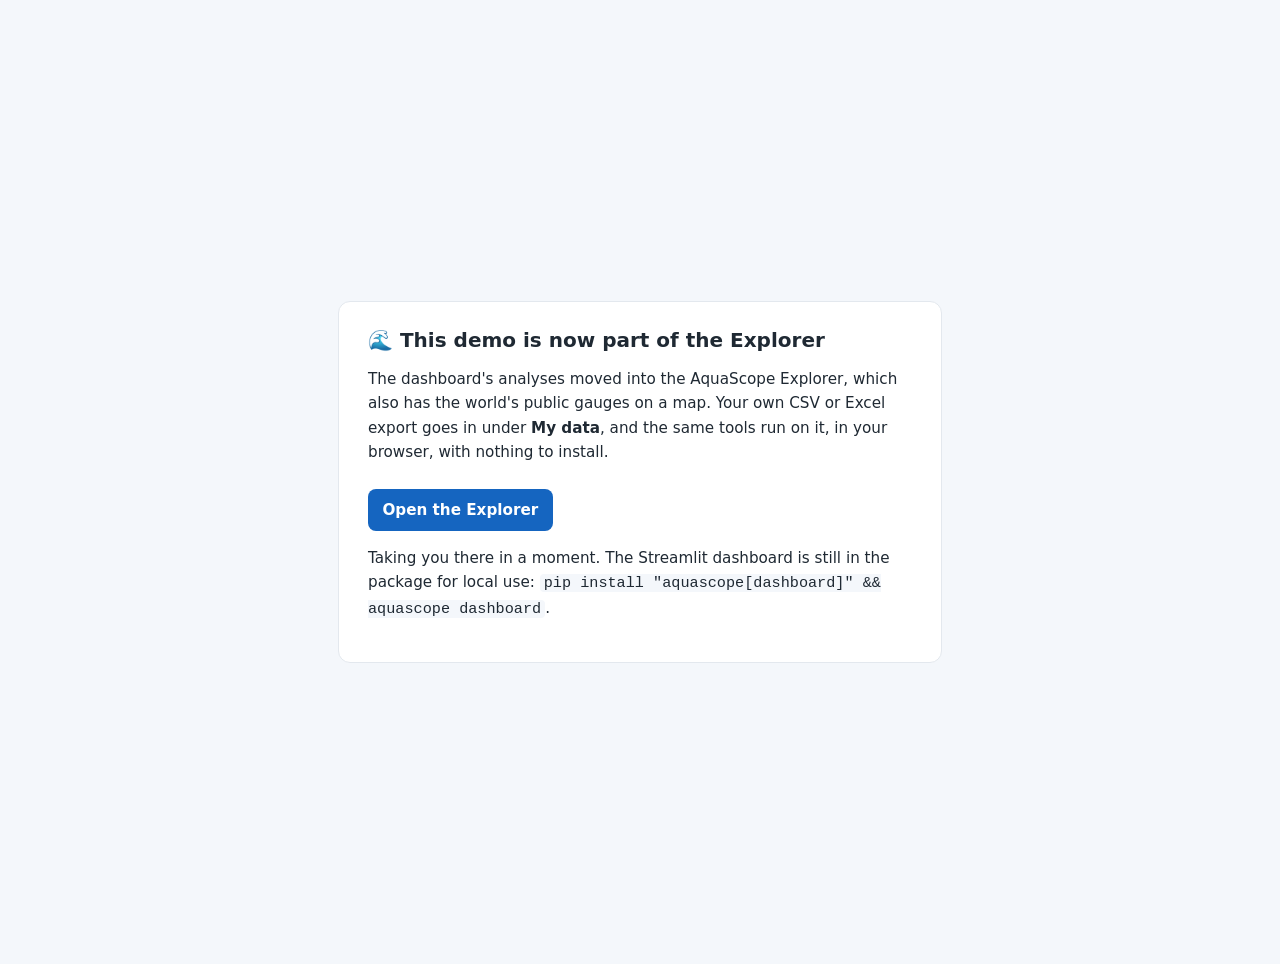
<file: deploy/hf-static-demo/index.html>
<!doctype html>
<html lang="en">
<head>
  <meta charset="utf-8" />
  <meta name="viewport" content="width=device-width, initial-scale=1" />
  <title>AquaScope has moved to the Explorer</title>
  <link rel="canonical" href="https://huggingface.co/spaces/Rekin226/aquascope-explorer" />
  <meta http-equiv="refresh" content="4; url=https://huggingface.co/spaces/Rekin226/aquascope-explorer" />
  <link rel="icon" href="data:image/svg+xml,<svg xmlns=%22http://www.w3.org/2000/svg%22 viewBox=%220 0 100 100%22><text y=%22.9em%22 font-size=%2290%22>🌊</text></svg>" />
  <style>
    body { margin: 0; min-height: 100vh; display: grid; place-items: center; padding: 2rem;
           font-family: system-ui, -apple-system, "Segoe UI", Roboto, sans-serif; color: #1f2933; background: #f4f7fb; }
    main { max-width: 34rem; background: #fff; border: 1px solid #e3e8ee; border-radius: 12px; padding: 1.6rem 1.8rem; }
    h1 { font-size: 1.25rem; margin: 0 0 .6rem; }
    p { line-height: 1.6; font-size: .95rem; }
    a.button { display: inline-block; margin-top: .6rem; background: #1565c0; color: #fff; text-decoration: none;
               padding: .55rem .9rem; border-radius: 8px; font-weight: 600; }
    code { background: #f4f7fb; padding: 0 .25rem; border-radius: 4px; }
  </style>
</head>
<body>
  <main>
    <h1>🌊 This demo is now part of the Explorer</h1>
    <p>The dashboard's analyses moved into the AquaScope Explorer, which also has the world's public gauges on a map.
       Your own CSV or Excel export goes in under <strong>My data</strong>, and the same tools run on it, in your
       browser, with nothing to install.</p>
    <p><a class="button" href="https://huggingface.co/spaces/Rekin226/aquascope-explorer">Open the Explorer</a></p>
    <p class="muted">Taking you there in a moment. The Streamlit dashboard is still in the package for local use:
       <code>pip install "aquascope[dashboard]" &amp;&amp; aquascope dashboard</code>.</p>
  </main>
</body>
</html>
</file>
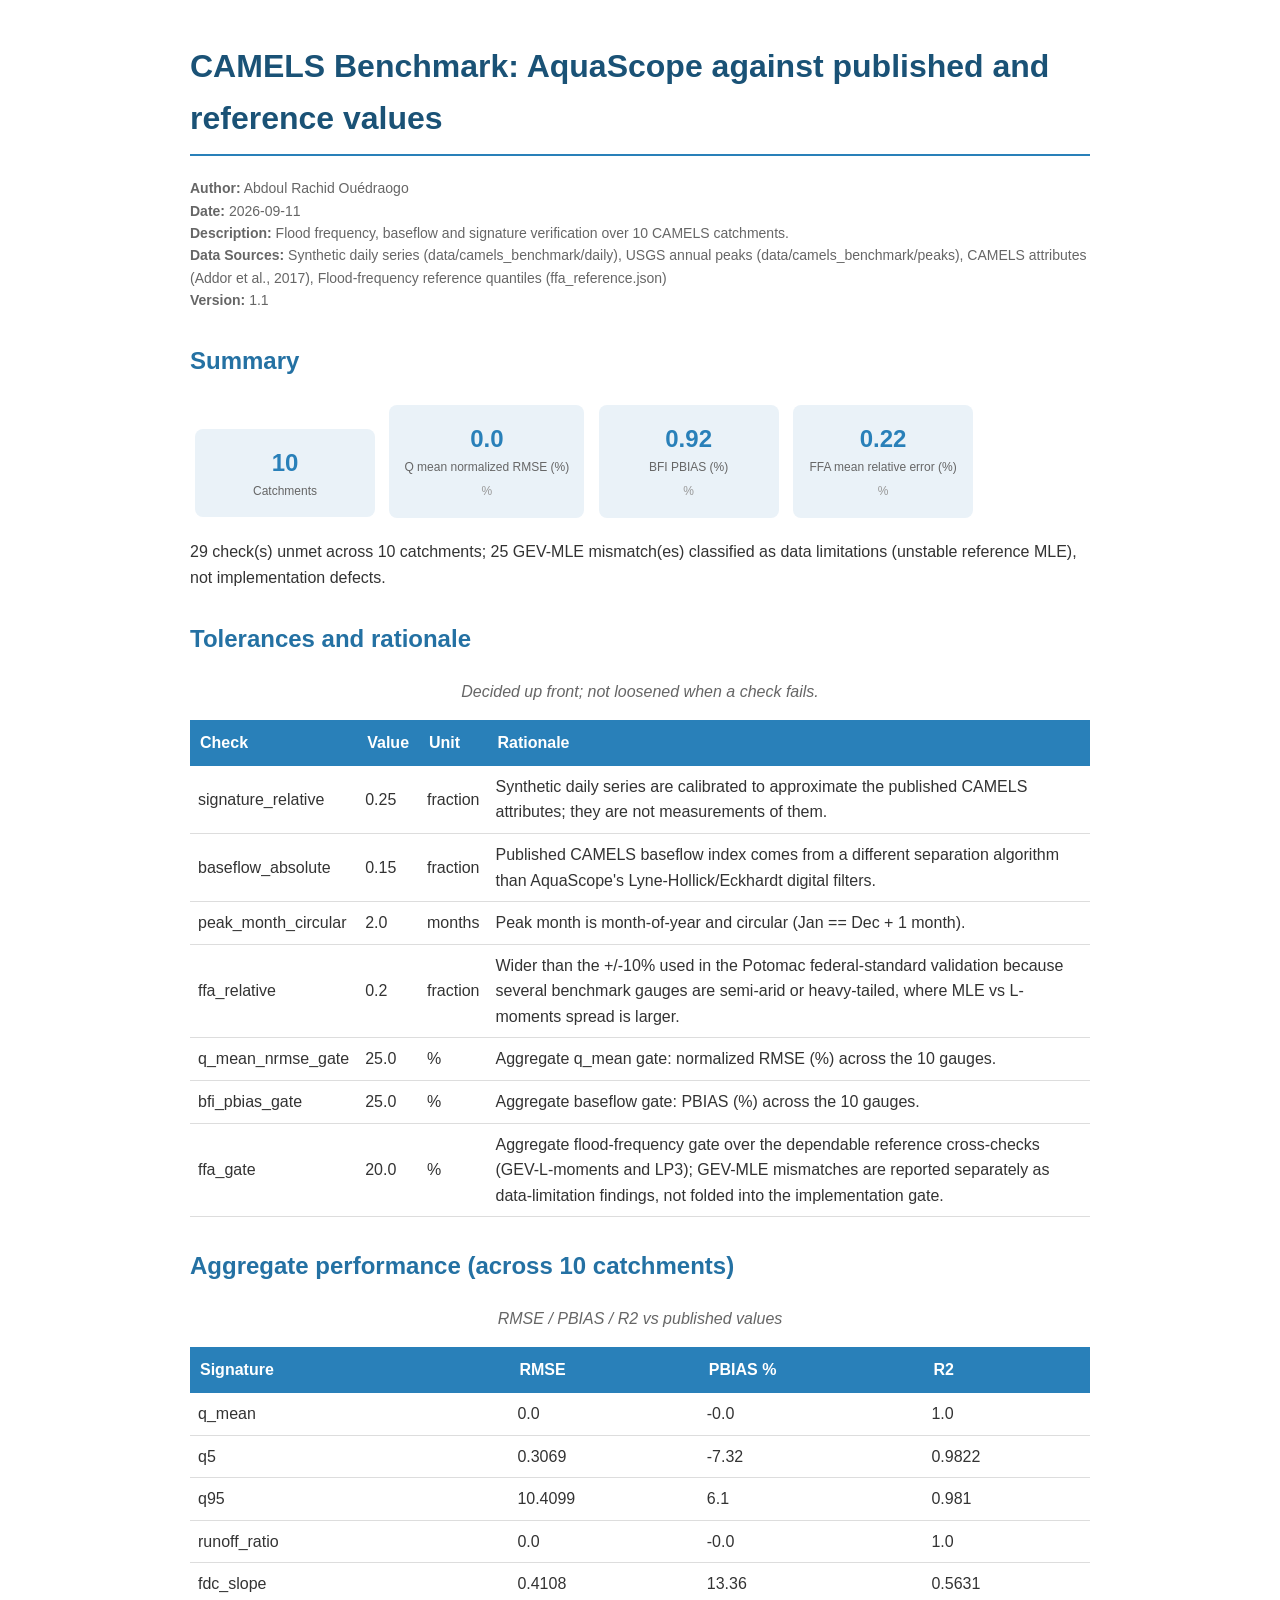
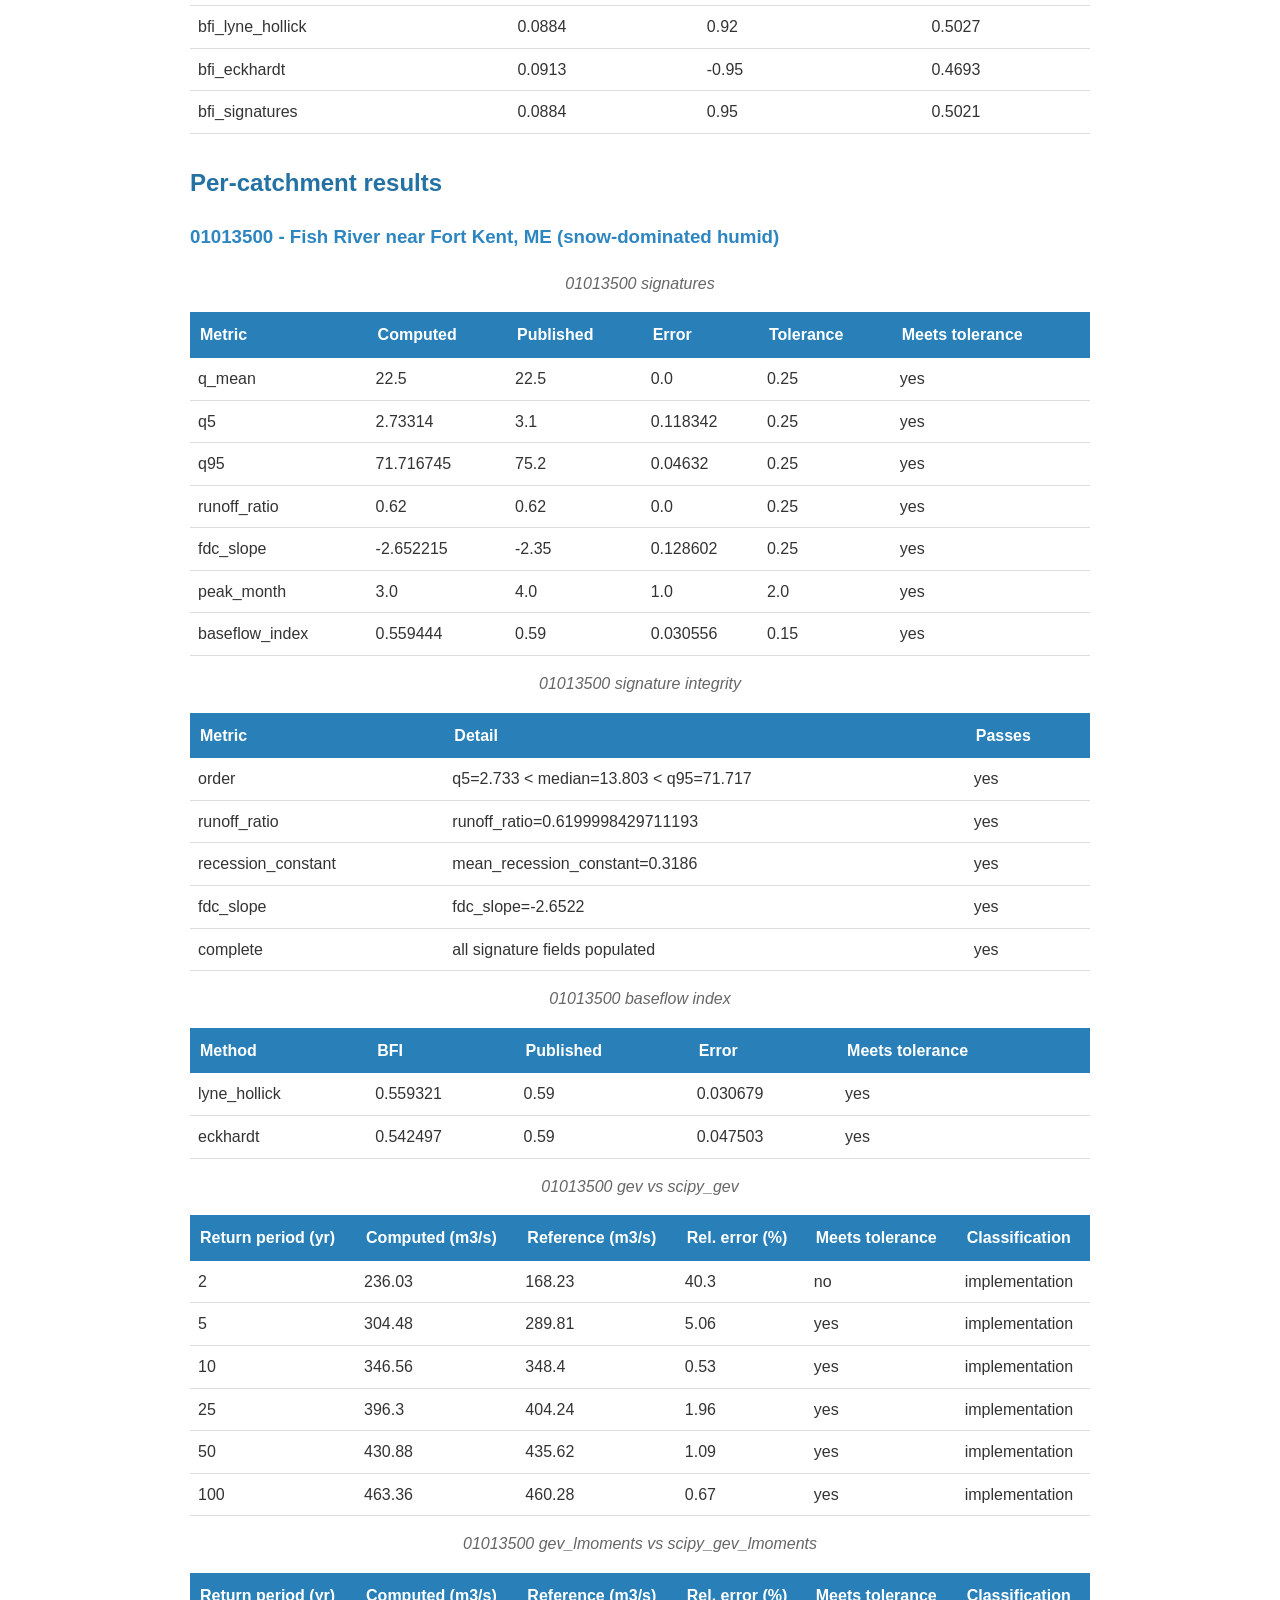
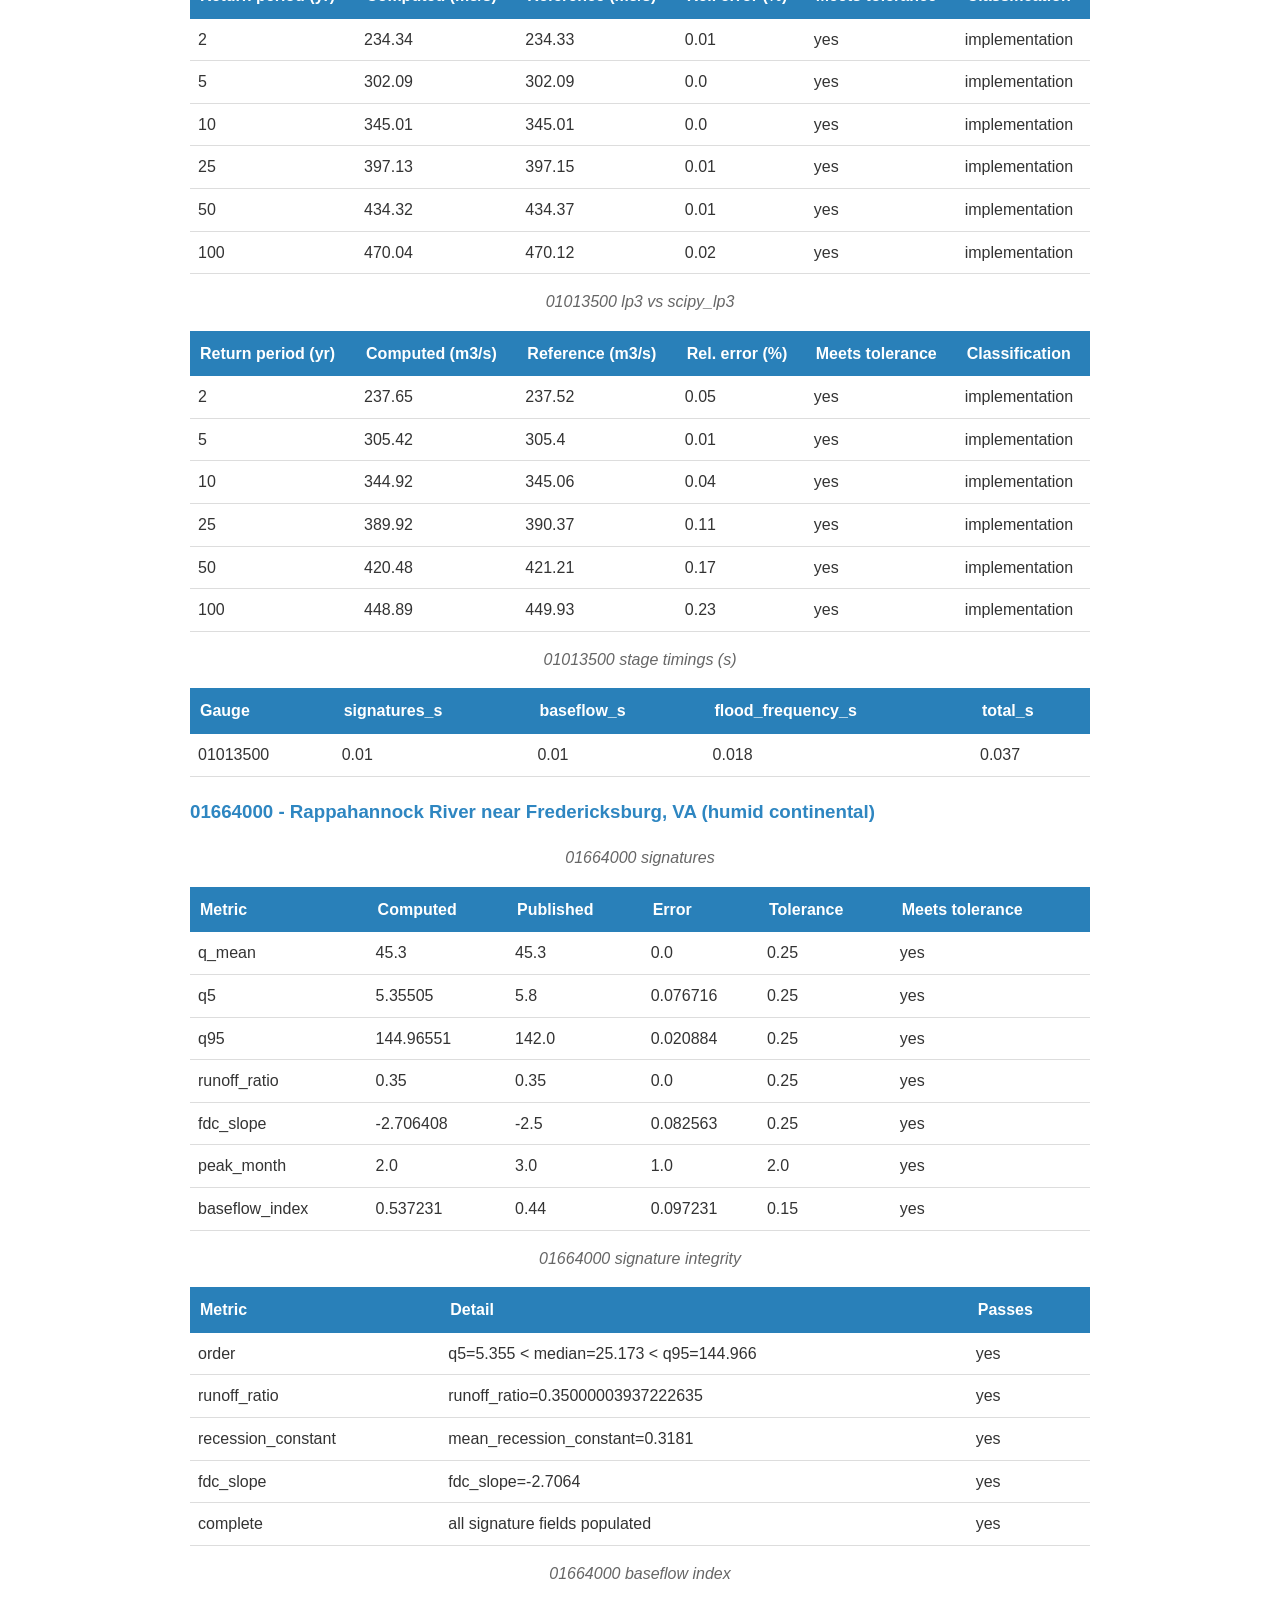
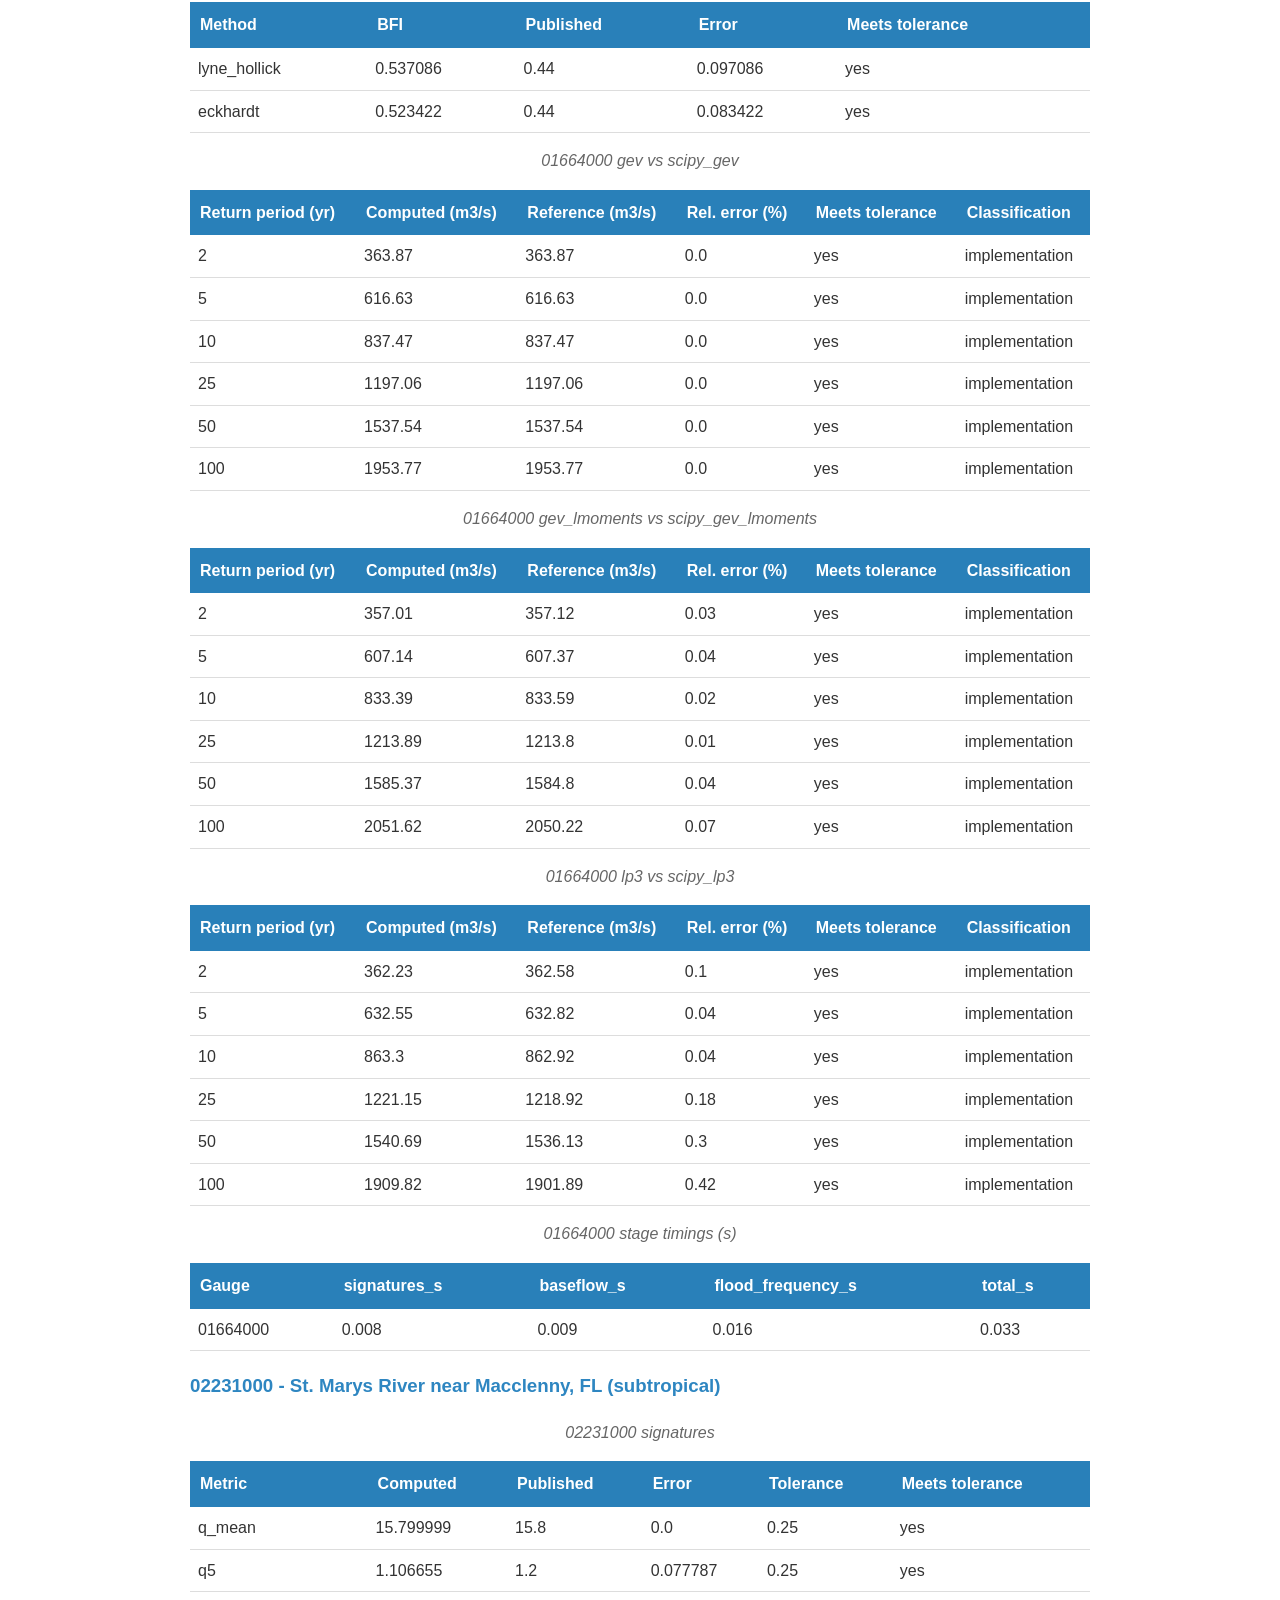
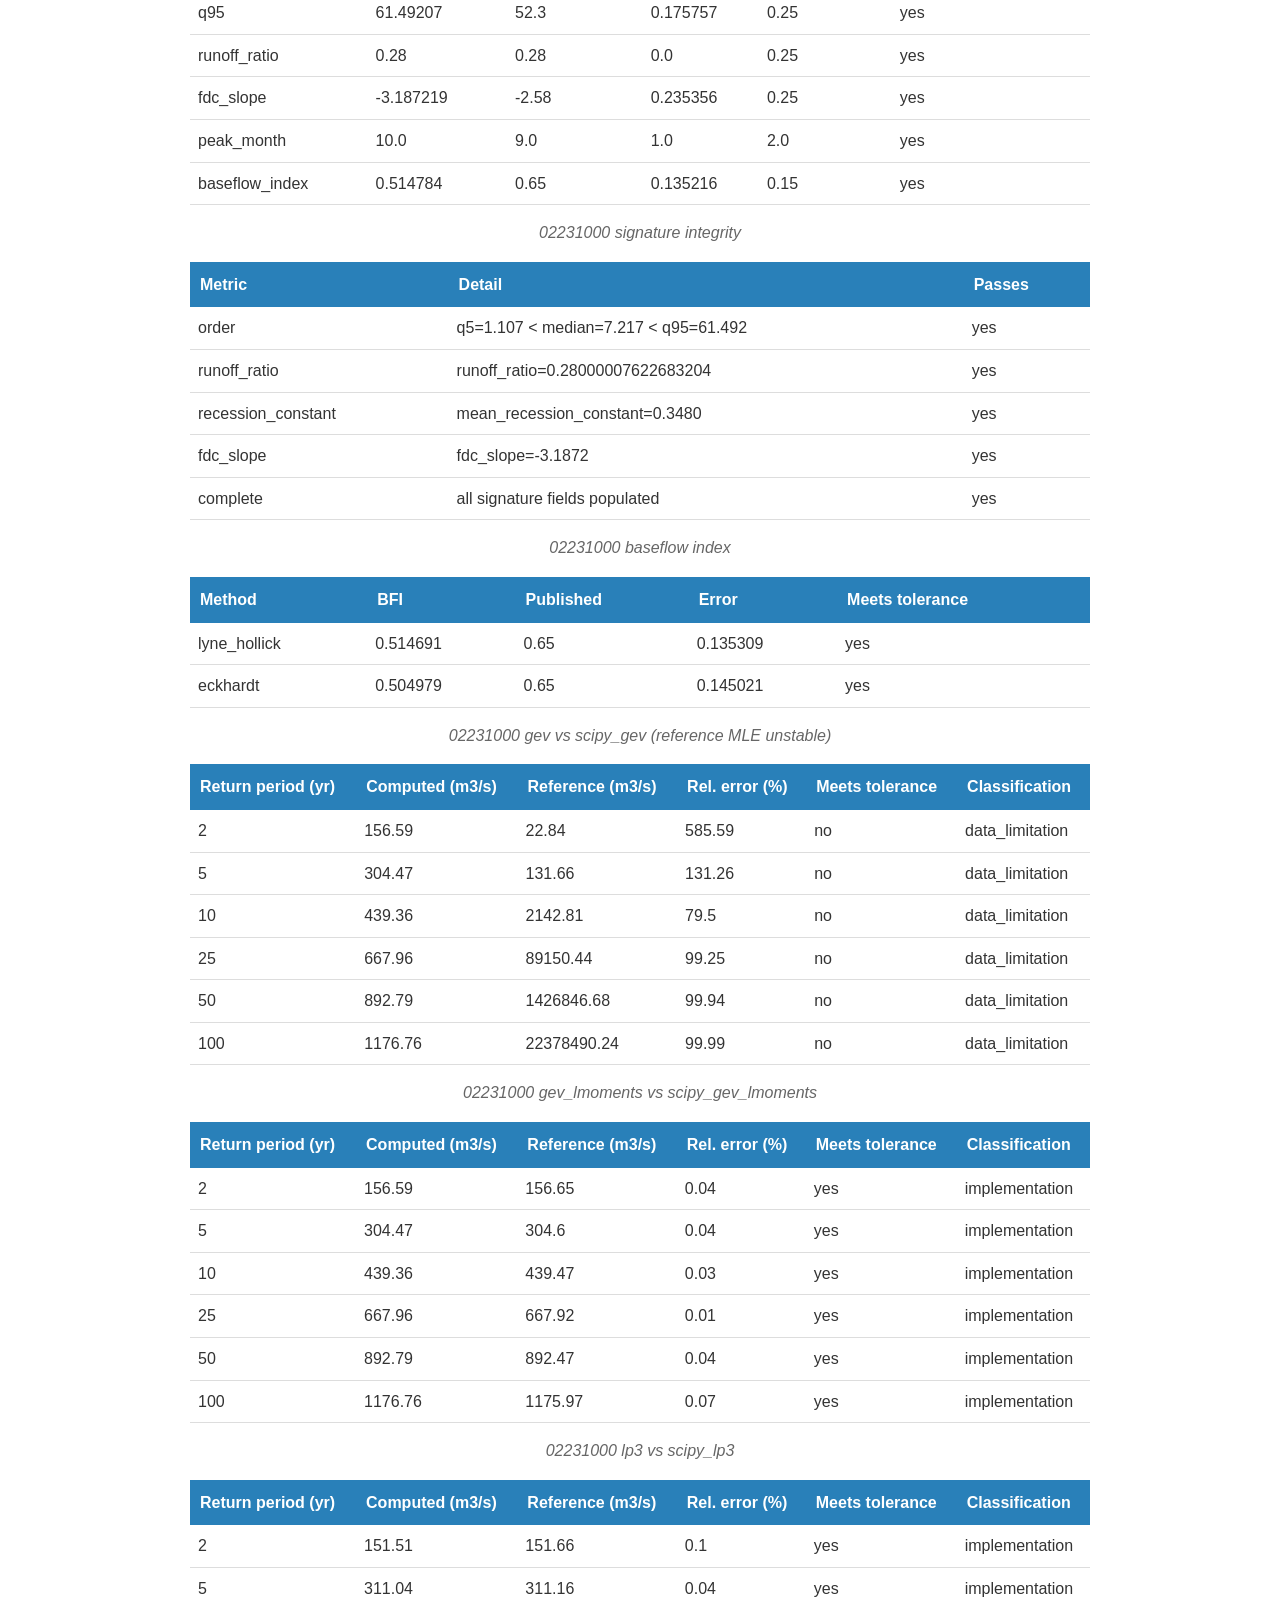
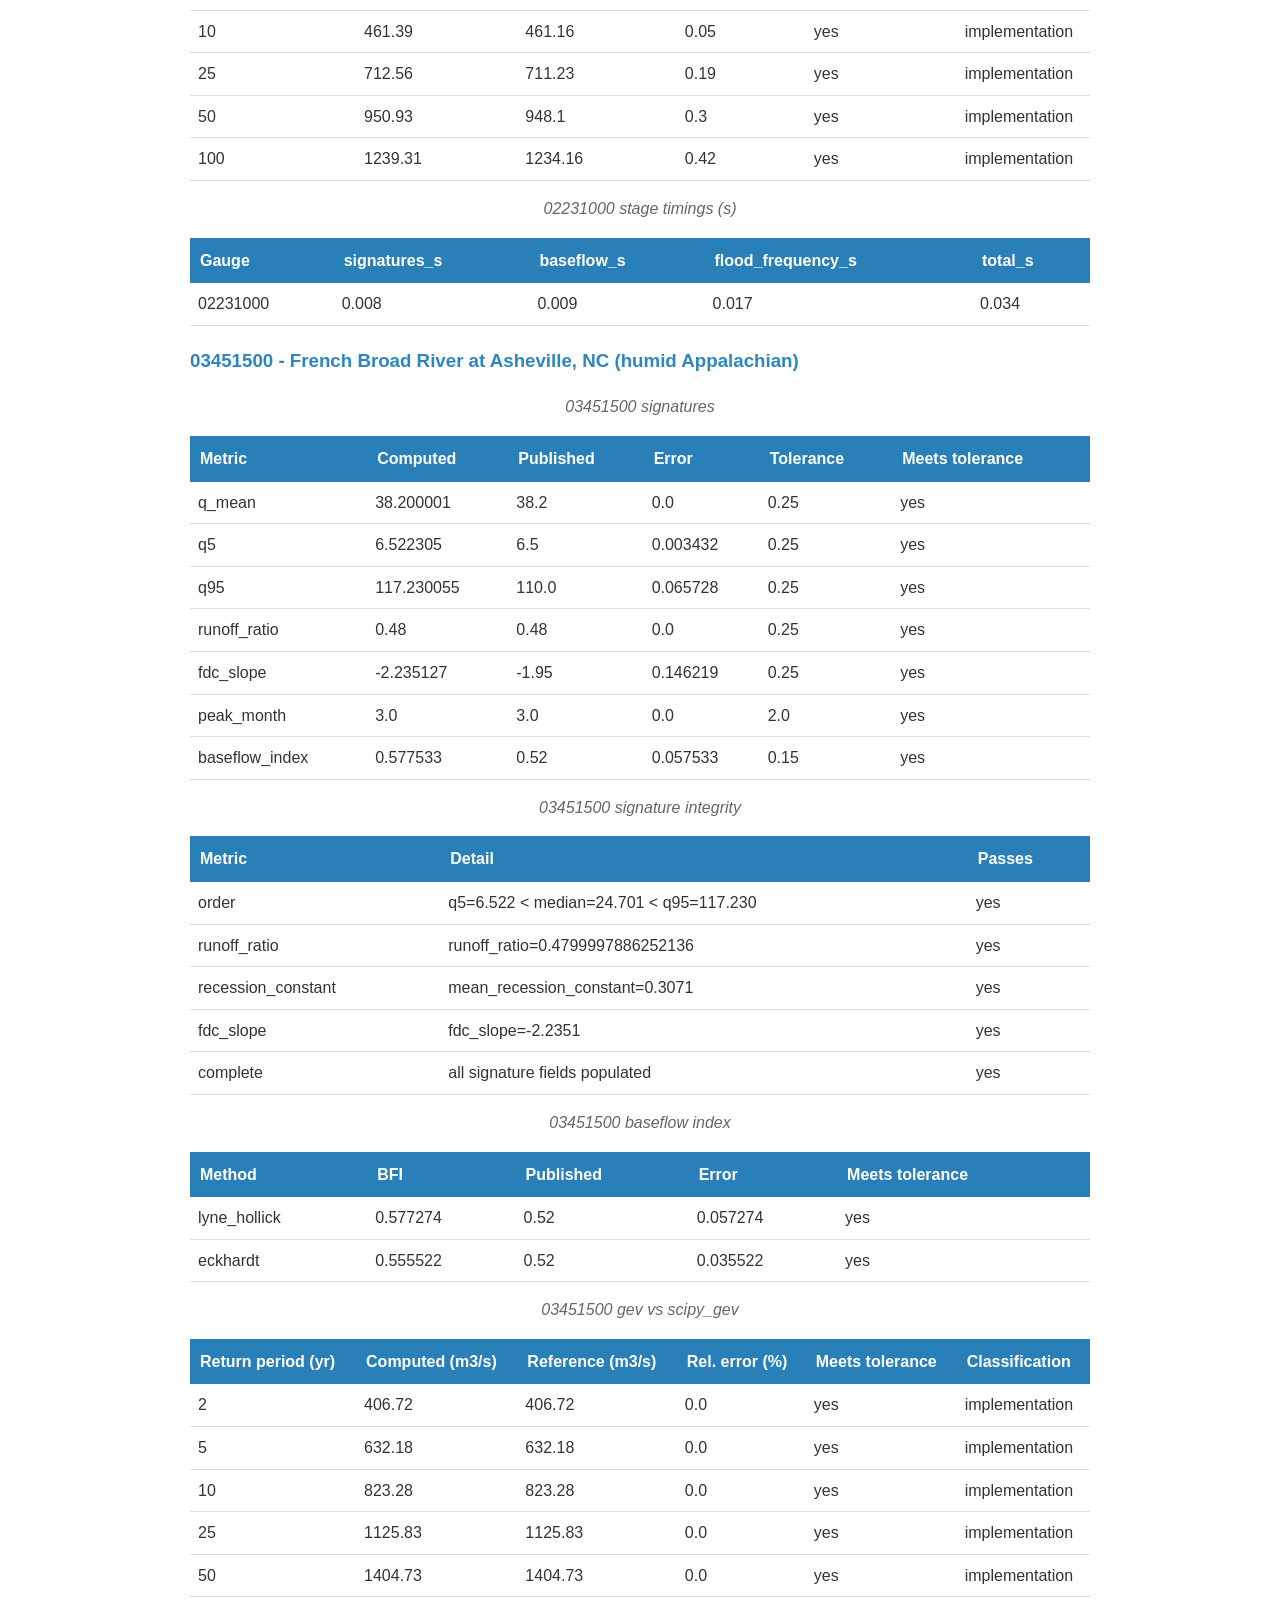
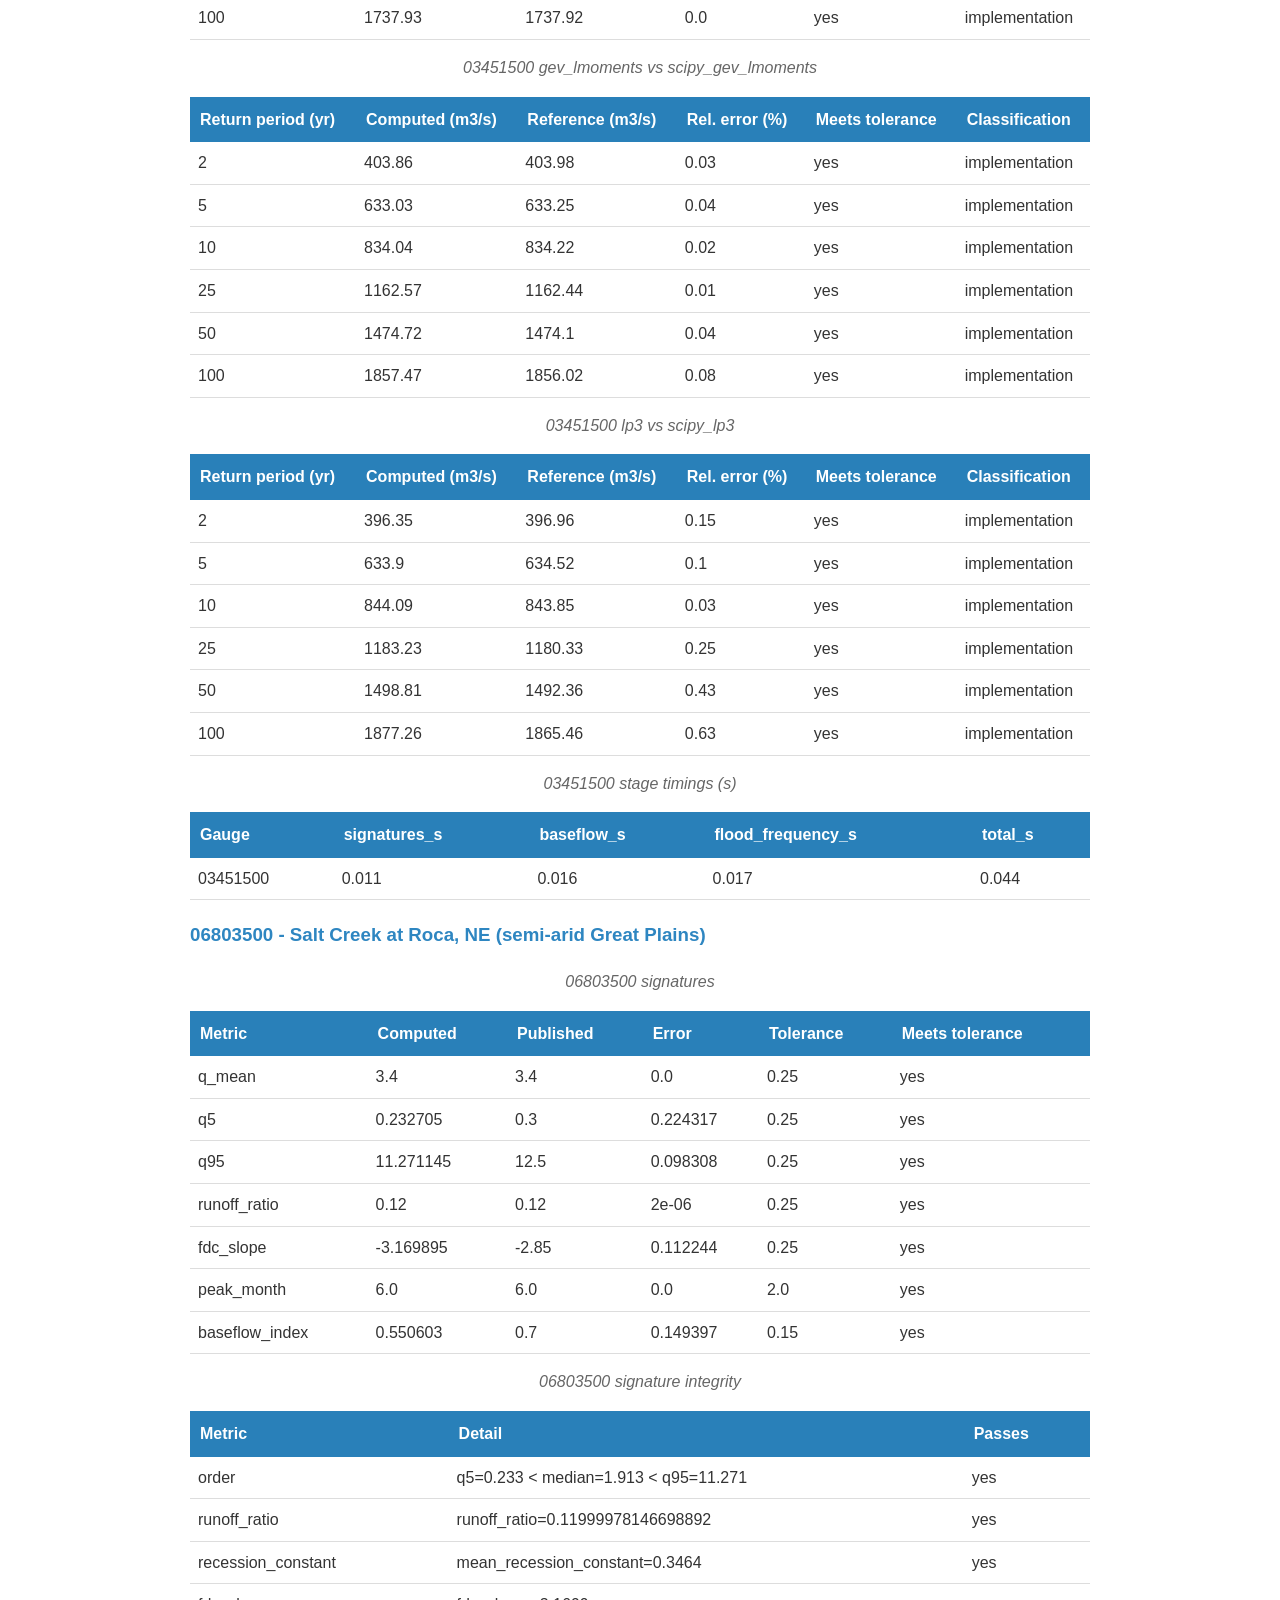
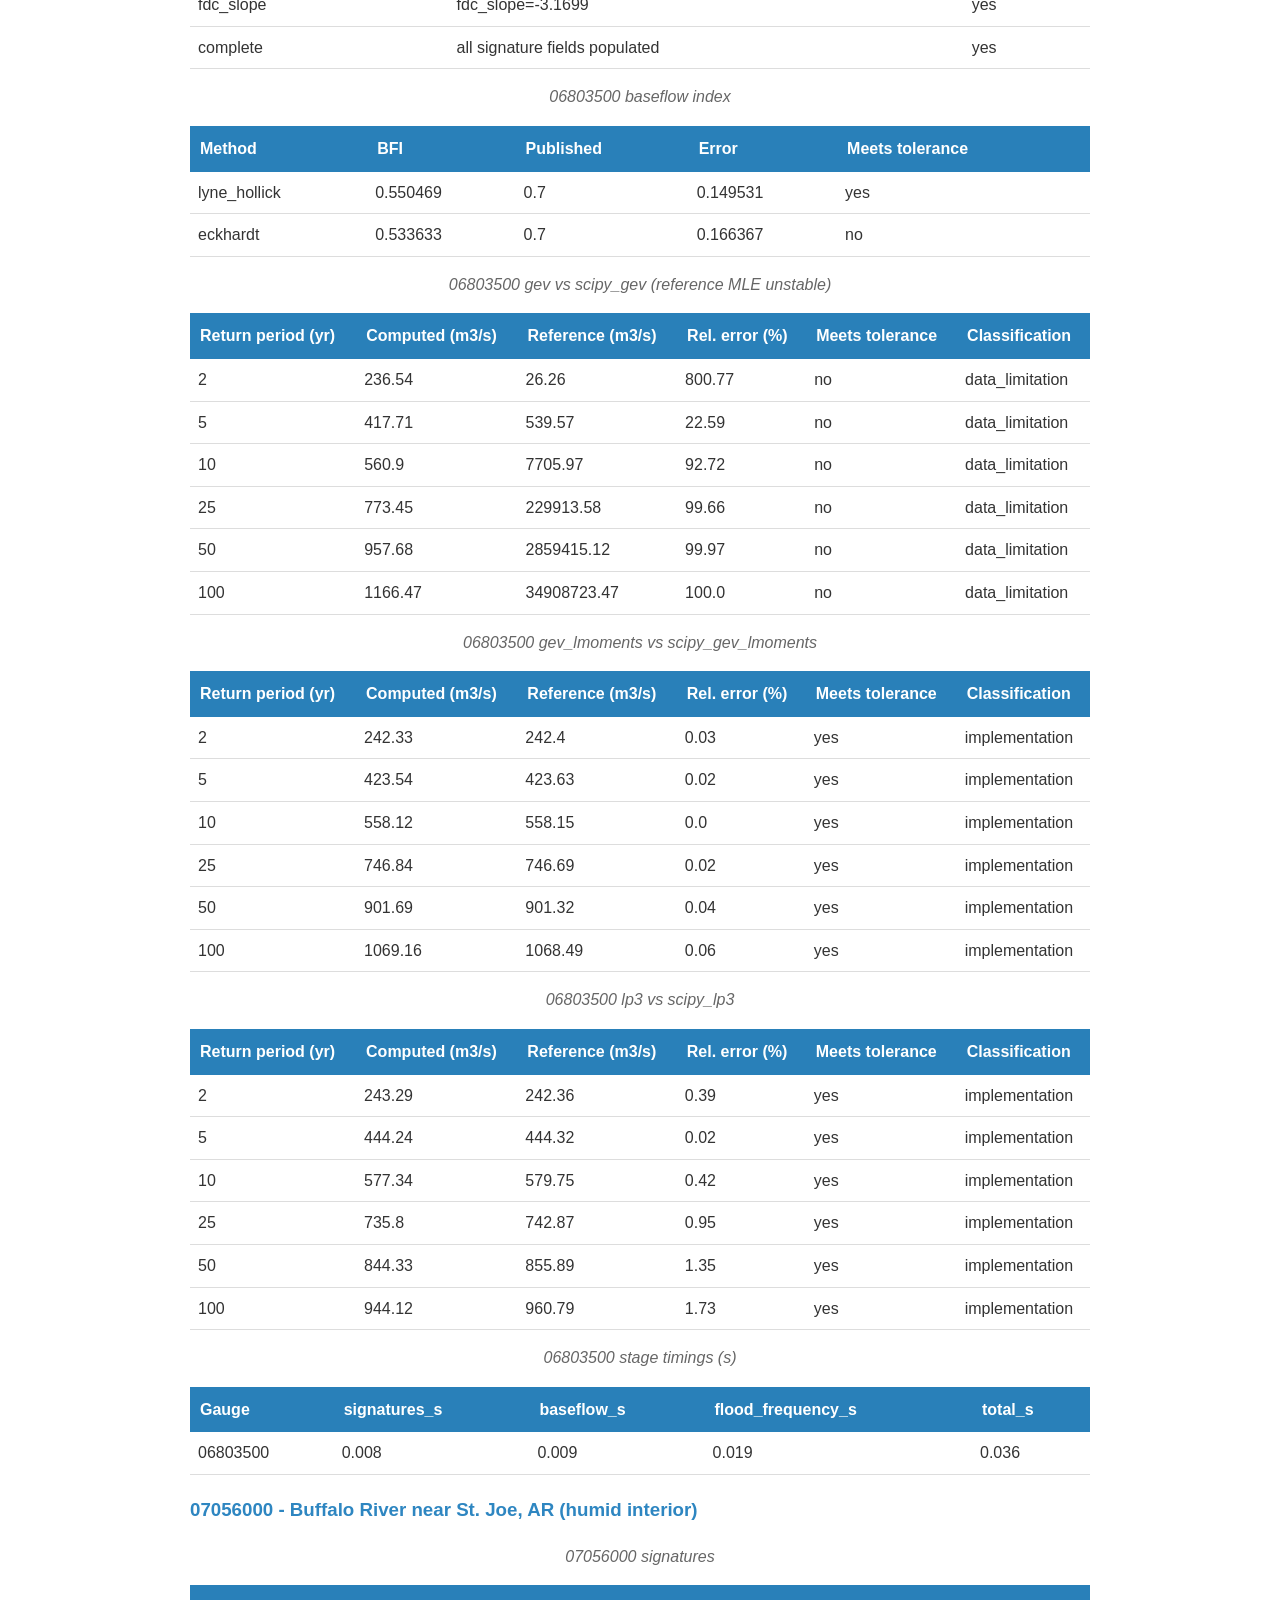
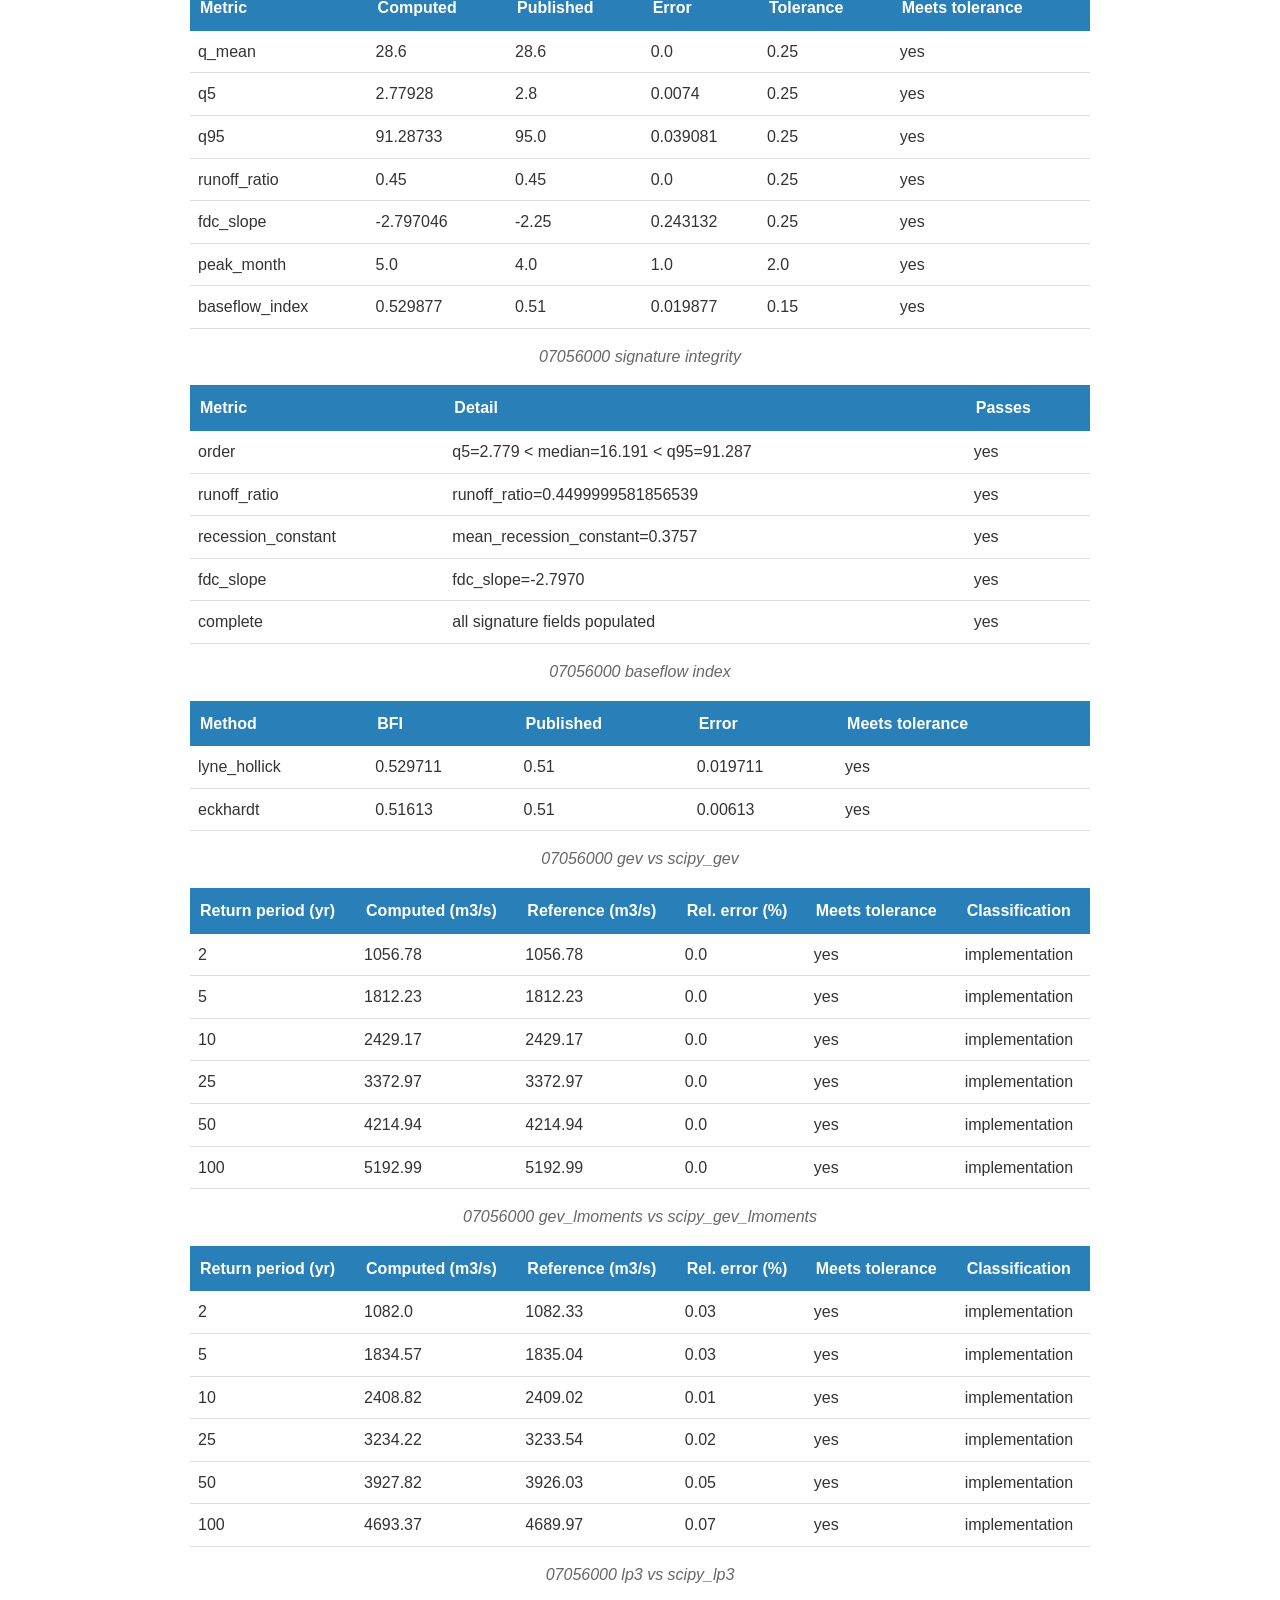
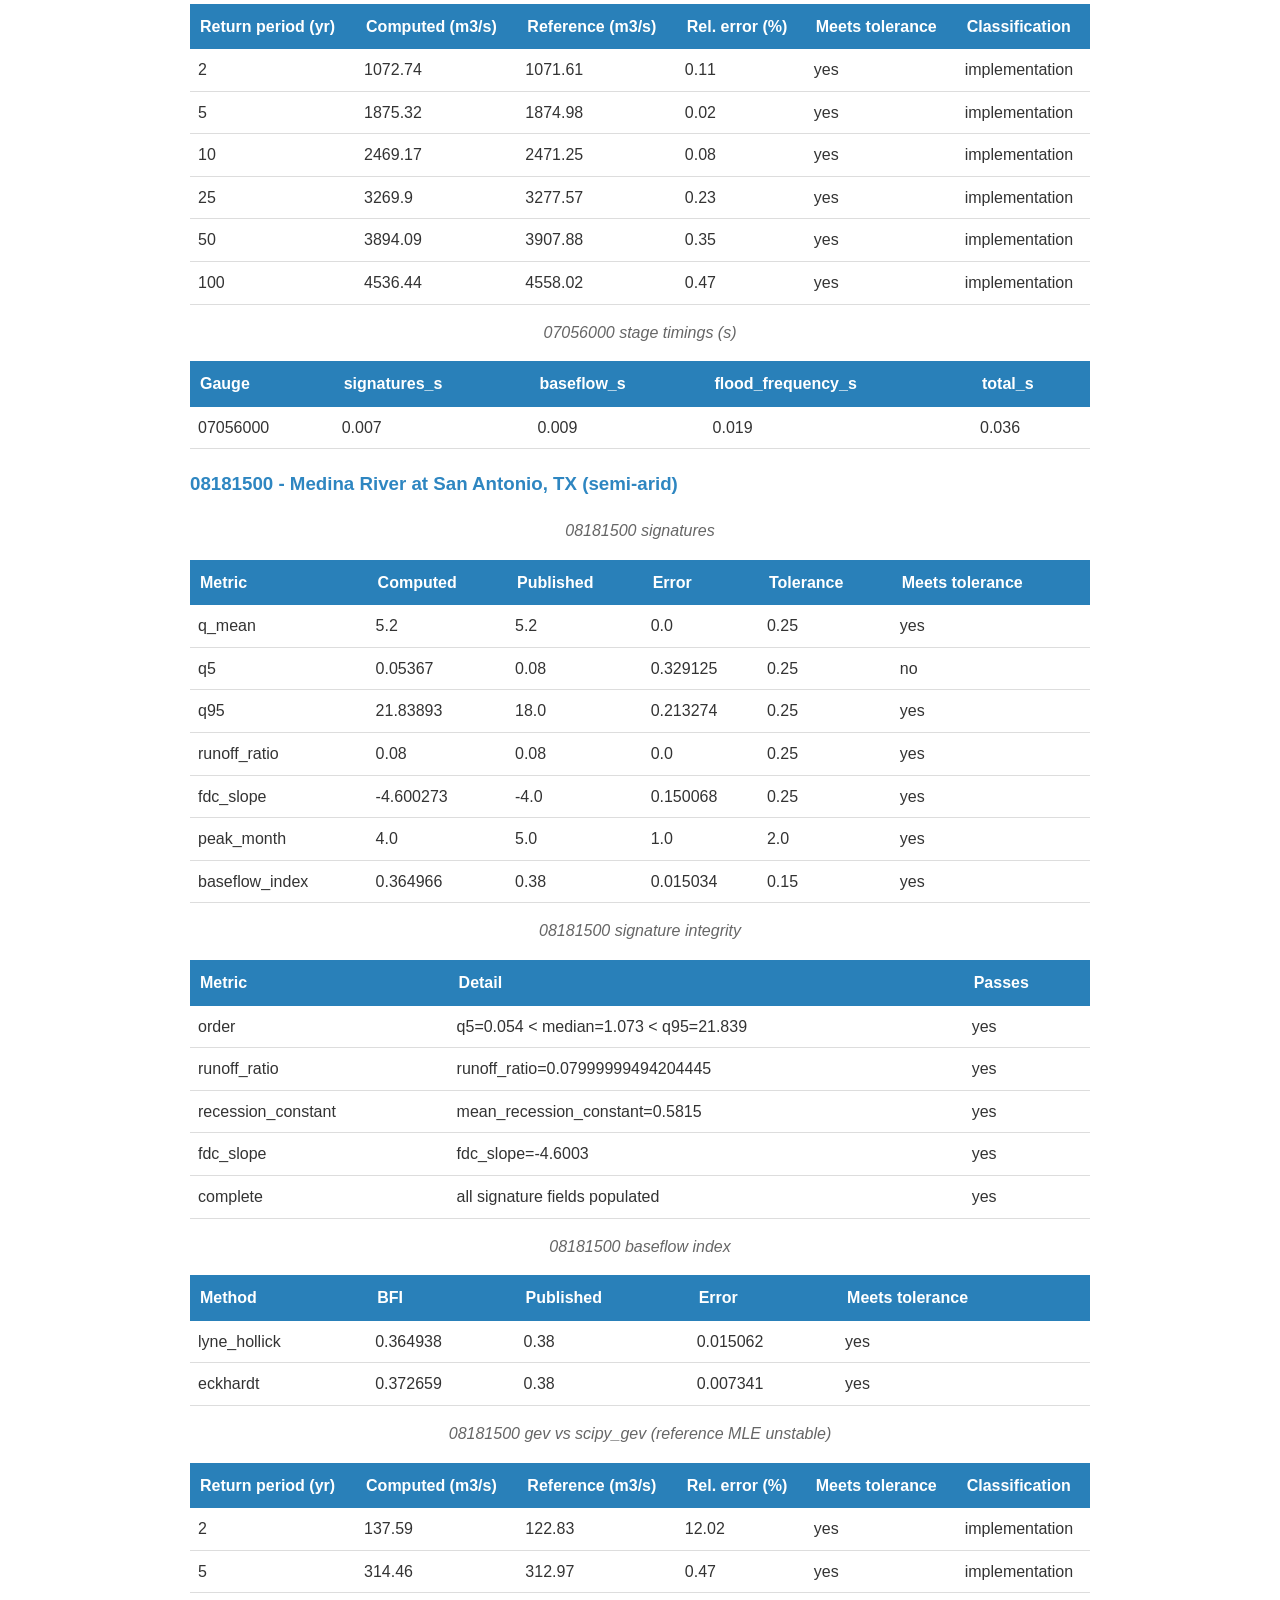
<file: examples/camels_benchmark/results.html>
<!DOCTYPE html>
<html lang="en">
<head>
  <meta charset="UTF-8">
  <meta name="viewport" content="width=device-width, initial-scale=1.0">
  <title>CAMELS Benchmark: AquaScope against published and reference values</title>
  <style>
body {
    font-family: 'Segoe UI', Tahoma, Geneva, Verdana, sans-serif;
    max-width: 900px;
    margin: 0 auto;
    padding: 20px;
    color: #333;
    line-height: 1.6;
}
h1 {
    color: #1a5276;
    border-bottom: 2px solid #2980b9;
    padding-bottom: 10px;
}
h2 {
    color: #2471a3;
    margin-top: 30px;
}
h3 {
    color: #2e86c1;
    margin-top: 20px;
}
h4 {
    color: #3498db;
    margin-top: 15px;
}
table {
    border-collapse: collapse;
    width: 100%;
    margin: 15px 0;
}
th {
    background-color: #2980b9;
    color: white;
    padding: 10px;
    text-align: left;
}
td {
    padding: 8px;
    border-bottom: 1px solid #ddd;
}
tr:hover {
    background-color: #f5f5f5;
}
.metric {
    display: inline-block;
    background: #eaf2f8;
    border-radius: 8px;
    padding: 15px;
    margin: 5px;
    min-width: 150px;
    text-align: center;
}
.metric-value {
    font-size: 24px;
    font-weight: bold;
    color: #2980b9;
}
.metric-name {
    font-size: 12px;
    color: #666;
}
.metric-unit {
    font-size: 12px;
    color: #999;
}
.metric-exceeded {
    color: #e74c3c;
}
.alert-critical {
    color: #e74c3c;
    font-weight: bold;
}
.alert-high {
    color: #e67e22;
    font-weight: bold;
}
.alert-warning {
    color: #f39c12;
}
.alert-medium {
    color: #f39c12;
}
.alert-low {
    color: #27ae60;
}
.figure-caption {
    text-align: center;
    font-style: italic;
    color: #666;
    margin-top: 5px;
}
img {
    max-width: 100%;
    height: auto;
    display: block;
    margin: 10px auto;
}
hr {
    border: none;
    border-top: 1px solid #ddd;
    margin: 30px 0;
}
.toc {
    background: #f8f9fa;
    border: 1px solid #dee2e6;
    border-radius: 5px;
    padding: 15px 25px;
    margin: 20px 0;
}
.toc ul {
    list-style-type: none;
    padding-left: 15px;
}
.toc > ul {
    padding-left: 0;
}
.toc a {
    color: #2471a3;
    text-decoration: none;
}
.toc a:hover {
    text-decoration: underline;
}
.report-meta {
    color: #666;
    font-size: 14px;
    margin-bottom: 20px;
}
</style>
</head>
<body>
<h1>CAMELS Benchmark: AquaScope against published and reference values</h1>
<div class="report-meta"><strong>Author:</strong> Abdoul Rachid Ouédraogo<br>
<strong>Date:</strong> 2026-09-11<br>
<strong>Description:</strong> Flood frequency, baseflow and signature verification over 10 CAMELS catchments.<br>
<strong>Data Sources:</strong> Synthetic daily series (data/camels_benchmark/daily), USGS annual peaks (data/camels_benchmark/peaks), CAMELS attributes (Addor et al., 2017), Flood-frequency reference quantiles (ffa_reference.json)<br>
<strong>Version:</strong> 1.1</div>
<h2 id="summary">Summary</h2>
<div class="metric"><div class="metric-value">10</div><div class="metric-name">Catchments</div></div>
<div class="metric"><div class="metric-value">0.0</div><div class="metric-name">Q mean normalized RMSE (%)</div><span class="metric-unit">%</span></div>
<div class="metric"><div class="metric-value">0.92</div><div class="metric-name">BFI PBIAS (%)</div><span class="metric-unit">%</span></div>
<div class="metric"><div class="metric-value">0.22</div><div class="metric-name">FFA mean relative error (%)</div><span class="metric-unit">%</span></div>
<p>29 check(s) unmet across 10 catchments; 25 GEV-MLE mismatch(es) classified as data limitations (unstable reference MLE), not implementation defects.</p>
<h2 id="tolerances-and-rationale">Tolerances and rationale</h2>
<p class="figure-caption">Decided up front; not loosened when a check fails.</p>
<table>
<thead><tr>
  <th>Check</th>
  <th>Value</th>
  <th>Unit</th>
  <th>Rationale</th>
</tr></thead><tbody>
<tr>
  <td>signature_relative</td>
  <td>0.25</td>
  <td>fraction</td>
  <td>Synthetic daily series are calibrated to approximate the published CAMELS attributes; they are not measurements of them.</td>
</tr>
<tr>
  <td>baseflow_absolute</td>
  <td>0.15</td>
  <td>fraction</td>
  <td>Published CAMELS baseflow index comes from a different separation algorithm than AquaScope&#x27;s Lyne-Hollick/Eckhardt digital filters.</td>
</tr>
<tr>
  <td>peak_month_circular</td>
  <td>2.0</td>
  <td>months</td>
  <td>Peak month is month-of-year and circular (Jan == Dec + 1 month).</td>
</tr>
<tr>
  <td>ffa_relative</td>
  <td>0.2</td>
  <td>fraction</td>
  <td>Wider than the +/-10% used in the Potomac federal-standard validation because several benchmark gauges are semi-arid or heavy-tailed, where MLE vs L-moments spread is larger.</td>
</tr>
<tr>
  <td>q_mean_nrmse_gate</td>
  <td>25.0</td>
  <td>%</td>
  <td>Aggregate q_mean gate: normalized RMSE (%) across the 10 gauges.</td>
</tr>
<tr>
  <td>bfi_pbias_gate</td>
  <td>25.0</td>
  <td>%</td>
  <td>Aggregate baseflow gate: PBIAS (%) across the 10 gauges.</td>
</tr>
<tr>
  <td>ffa_gate</td>
  <td>20.0</td>
  <td>%</td>
  <td>Aggregate flood-frequency gate over the dependable reference cross-checks (GEV-L-moments and LP3); GEV-MLE mismatches are reported separately as data-limitation findings, not folded into the implementation gate.</td>
</tr>
</tbody></table>
<h2 id="aggregate-performance-across-10-catchments">Aggregate performance (across 10 catchments)</h2>
<p class="figure-caption">RMSE / PBIAS / R2 vs published values</p>
<table>
<thead><tr>
  <th>Signature</th>
  <th>RMSE</th>
  <th>PBIAS %</th>
  <th>R2</th>
</tr></thead><tbody>
<tr>
  <td>q_mean</td>
  <td>0.0</td>
  <td>-0.0</td>
  <td>1.0</td>
</tr>
<tr>
  <td>q5</td>
  <td>0.3069</td>
  <td>-7.32</td>
  <td>0.9822</td>
</tr>
<tr>
  <td>q95</td>
  <td>10.4099</td>
  <td>6.1</td>
  <td>0.981</td>
</tr>
<tr>
  <td>runoff_ratio</td>
  <td>0.0</td>
  <td>-0.0</td>
  <td>1.0</td>
</tr>
<tr>
  <td>fdc_slope</td>
  <td>0.4108</td>
  <td>13.36</td>
  <td>0.5631</td>
</tr>
<tr>
  <td>bfi_lyne_hollick</td>
  <td>0.0884</td>
  <td>0.92</td>
  <td>0.5027</td>
</tr>
<tr>
  <td>bfi_eckhardt</td>
  <td>0.0913</td>
  <td>-0.95</td>
  <td>0.4693</td>
</tr>
<tr>
  <td>bfi_signatures</td>
  <td>0.0884</td>
  <td>0.95</td>
  <td>0.5021</td>
</tr>
</tbody></table>
<h2 id="per-catchment-results">Per-catchment results</h2>
<h3 id="01013500---fish-river-near-fort-kent-me-snow-dominated-humid">01013500 - Fish River near Fort Kent, ME (snow-dominated humid)</h3>
<p class="figure-caption">01013500 signatures</p>
<table>
<thead><tr>
  <th>Metric</th>
  <th>Computed</th>
  <th>Published</th>
  <th>Error</th>
  <th>Tolerance</th>
  <th>Meets tolerance</th>
</tr></thead><tbody>
<tr>
  <td>q_mean</td>
  <td>22.5</td>
  <td>22.5</td>
  <td>0.0</td>
  <td>0.25</td>
  <td>yes</td>
</tr>
<tr>
  <td>q5</td>
  <td>2.73314</td>
  <td>3.1</td>
  <td>0.118342</td>
  <td>0.25</td>
  <td>yes</td>
</tr>
<tr>
  <td>q95</td>
  <td>71.716745</td>
  <td>75.2</td>
  <td>0.04632</td>
  <td>0.25</td>
  <td>yes</td>
</tr>
<tr>
  <td>runoff_ratio</td>
  <td>0.62</td>
  <td>0.62</td>
  <td>0.0</td>
  <td>0.25</td>
  <td>yes</td>
</tr>
<tr>
  <td>fdc_slope</td>
  <td>-2.652215</td>
  <td>-2.35</td>
  <td>0.128602</td>
  <td>0.25</td>
  <td>yes</td>
</tr>
<tr>
  <td>peak_month</td>
  <td>3.0</td>
  <td>4.0</td>
  <td>1.0</td>
  <td>2.0</td>
  <td>yes</td>
</tr>
<tr>
  <td>baseflow_index</td>
  <td>0.559444</td>
  <td>0.59</td>
  <td>0.030556</td>
  <td>0.15</td>
  <td>yes</td>
</tr>
</tbody></table>
<p class="figure-caption">01013500 signature integrity</p>
<table>
<thead><tr>
  <th>Metric</th>
  <th>Detail</th>
  <th>Passes</th>
</tr></thead><tbody>
<tr>
  <td>order</td>
  <td>q5=2.733 &lt; median=13.803 &lt; q95=71.717</td>
  <td>yes</td>
</tr>
<tr>
  <td>runoff_ratio</td>
  <td>runoff_ratio=0.6199998429711193</td>
  <td>yes</td>
</tr>
<tr>
  <td>recession_constant</td>
  <td>mean_recession_constant=0.3186</td>
  <td>yes</td>
</tr>
<tr>
  <td>fdc_slope</td>
  <td>fdc_slope=-2.6522</td>
  <td>yes</td>
</tr>
<tr>
  <td>complete</td>
  <td>all signature fields populated</td>
  <td>yes</td>
</tr>
</tbody></table>
<p class="figure-caption">01013500 baseflow index</p>
<table>
<thead><tr>
  <th>Method</th>
  <th>BFI</th>
  <th>Published</th>
  <th>Error</th>
  <th>Meets tolerance</th>
</tr></thead><tbody>
<tr>
  <td>lyne_hollick</td>
  <td>0.559321</td>
  <td>0.59</td>
  <td>0.030679</td>
  <td>yes</td>
</tr>
<tr>
  <td>eckhardt</td>
  <td>0.542497</td>
  <td>0.59</td>
  <td>0.047503</td>
  <td>yes</td>
</tr>
</tbody></table>
<p class="figure-caption">01013500 gev vs scipy_gev</p>
<table>
<thead><tr>
  <th>Return period (yr)</th>
  <th>Computed (m3/s)</th>
  <th>Reference (m3/s)</th>
  <th>Rel. error (%)</th>
  <th>Meets tolerance</th>
  <th>Classification</th>
</tr></thead><tbody>
<tr>
  <td>2</td>
  <td>236.03</td>
  <td>168.23</td>
  <td>40.3</td>
  <td>no</td>
  <td>implementation</td>
</tr>
<tr>
  <td>5</td>
  <td>304.48</td>
  <td>289.81</td>
  <td>5.06</td>
  <td>yes</td>
  <td>implementation</td>
</tr>
<tr>
  <td>10</td>
  <td>346.56</td>
  <td>348.4</td>
  <td>0.53</td>
  <td>yes</td>
  <td>implementation</td>
</tr>
<tr>
  <td>25</td>
  <td>396.3</td>
  <td>404.24</td>
  <td>1.96</td>
  <td>yes</td>
  <td>implementation</td>
</tr>
<tr>
  <td>50</td>
  <td>430.88</td>
  <td>435.62</td>
  <td>1.09</td>
  <td>yes</td>
  <td>implementation</td>
</tr>
<tr>
  <td>100</td>
  <td>463.36</td>
  <td>460.28</td>
  <td>0.67</td>
  <td>yes</td>
  <td>implementation</td>
</tr>
</tbody></table>
<p class="figure-caption">01013500 gev_lmoments vs scipy_gev_lmoments</p>
<table>
<thead><tr>
  <th>Return period (yr)</th>
  <th>Computed (m3/s)</th>
  <th>Reference (m3/s)</th>
  <th>Rel. error (%)</th>
  <th>Meets tolerance</th>
  <th>Classification</th>
</tr></thead><tbody>
<tr>
  <td>2</td>
  <td>234.34</td>
  <td>234.33</td>
  <td>0.01</td>
  <td>yes</td>
  <td>implementation</td>
</tr>
<tr>
  <td>5</td>
  <td>302.09</td>
  <td>302.09</td>
  <td>0.0</td>
  <td>yes</td>
  <td>implementation</td>
</tr>
<tr>
  <td>10</td>
  <td>345.01</td>
  <td>345.01</td>
  <td>0.0</td>
  <td>yes</td>
  <td>implementation</td>
</tr>
<tr>
  <td>25</td>
  <td>397.13</td>
  <td>397.15</td>
  <td>0.01</td>
  <td>yes</td>
  <td>implementation</td>
</tr>
<tr>
  <td>50</td>
  <td>434.32</td>
  <td>434.37</td>
  <td>0.01</td>
  <td>yes</td>
  <td>implementation</td>
</tr>
<tr>
  <td>100</td>
  <td>470.04</td>
  <td>470.12</td>
  <td>0.02</td>
  <td>yes</td>
  <td>implementation</td>
</tr>
</tbody></table>
<p class="figure-caption">01013500 lp3 vs scipy_lp3</p>
<table>
<thead><tr>
  <th>Return period (yr)</th>
  <th>Computed (m3/s)</th>
  <th>Reference (m3/s)</th>
  <th>Rel. error (%)</th>
  <th>Meets tolerance</th>
  <th>Classification</th>
</tr></thead><tbody>
<tr>
  <td>2</td>
  <td>237.65</td>
  <td>237.52</td>
  <td>0.05</td>
  <td>yes</td>
  <td>implementation</td>
</tr>
<tr>
  <td>5</td>
  <td>305.42</td>
  <td>305.4</td>
  <td>0.01</td>
  <td>yes</td>
  <td>implementation</td>
</tr>
<tr>
  <td>10</td>
  <td>344.92</td>
  <td>345.06</td>
  <td>0.04</td>
  <td>yes</td>
  <td>implementation</td>
</tr>
<tr>
  <td>25</td>
  <td>389.92</td>
  <td>390.37</td>
  <td>0.11</td>
  <td>yes</td>
  <td>implementation</td>
</tr>
<tr>
  <td>50</td>
  <td>420.48</td>
  <td>421.21</td>
  <td>0.17</td>
  <td>yes</td>
  <td>implementation</td>
</tr>
<tr>
  <td>100</td>
  <td>448.89</td>
  <td>449.93</td>
  <td>0.23</td>
  <td>yes</td>
  <td>implementation</td>
</tr>
</tbody></table>
<p class="figure-caption">01013500 stage timings (s)</p>
<table>
<thead><tr>
  <th>Gauge</th>
  <th>signatures_s</th>
  <th>baseflow_s</th>
  <th>flood_frequency_s</th>
  <th>total_s</th>
</tr></thead><tbody>
<tr>
  <td>01013500</td>
  <td>0.01</td>
  <td>0.01</td>
  <td>0.018</td>
  <td>0.037</td>
</tr>
</tbody></table>
<h3 id="01664000---rappahannock-river-near-fredericksburg-va-humid-continental">01664000 - Rappahannock River near Fredericksburg, VA (humid continental)</h3>
<p class="figure-caption">01664000 signatures</p>
<table>
<thead><tr>
  <th>Metric</th>
  <th>Computed</th>
  <th>Published</th>
  <th>Error</th>
  <th>Tolerance</th>
  <th>Meets tolerance</th>
</tr></thead><tbody>
<tr>
  <td>q_mean</td>
  <td>45.3</td>
  <td>45.3</td>
  <td>0.0</td>
  <td>0.25</td>
  <td>yes</td>
</tr>
<tr>
  <td>q5</td>
  <td>5.35505</td>
  <td>5.8</td>
  <td>0.076716</td>
  <td>0.25</td>
  <td>yes</td>
</tr>
<tr>
  <td>q95</td>
  <td>144.96551</td>
  <td>142.0</td>
  <td>0.020884</td>
  <td>0.25</td>
  <td>yes</td>
</tr>
<tr>
  <td>runoff_ratio</td>
  <td>0.35</td>
  <td>0.35</td>
  <td>0.0</td>
  <td>0.25</td>
  <td>yes</td>
</tr>
<tr>
  <td>fdc_slope</td>
  <td>-2.706408</td>
  <td>-2.5</td>
  <td>0.082563</td>
  <td>0.25</td>
  <td>yes</td>
</tr>
<tr>
  <td>peak_month</td>
  <td>2.0</td>
  <td>3.0</td>
  <td>1.0</td>
  <td>2.0</td>
  <td>yes</td>
</tr>
<tr>
  <td>baseflow_index</td>
  <td>0.537231</td>
  <td>0.44</td>
  <td>0.097231</td>
  <td>0.15</td>
  <td>yes</td>
</tr>
</tbody></table>
<p class="figure-caption">01664000 signature integrity</p>
<table>
<thead><tr>
  <th>Metric</th>
  <th>Detail</th>
  <th>Passes</th>
</tr></thead><tbody>
<tr>
  <td>order</td>
  <td>q5=5.355 &lt; median=25.173 &lt; q95=144.966</td>
  <td>yes</td>
</tr>
<tr>
  <td>runoff_ratio</td>
  <td>runoff_ratio=0.35000003937222635</td>
  <td>yes</td>
</tr>
<tr>
  <td>recession_constant</td>
  <td>mean_recession_constant=0.3181</td>
  <td>yes</td>
</tr>
<tr>
  <td>fdc_slope</td>
  <td>fdc_slope=-2.7064</td>
  <td>yes</td>
</tr>
<tr>
  <td>complete</td>
  <td>all signature fields populated</td>
  <td>yes</td>
</tr>
</tbody></table>
<p class="figure-caption">01664000 baseflow index</p>
<table>
<thead><tr>
  <th>Method</th>
  <th>BFI</th>
  <th>Published</th>
  <th>Error</th>
  <th>Meets tolerance</th>
</tr></thead><tbody>
<tr>
  <td>lyne_hollick</td>
  <td>0.537086</td>
  <td>0.44</td>
  <td>0.097086</td>
  <td>yes</td>
</tr>
<tr>
  <td>eckhardt</td>
  <td>0.523422</td>
  <td>0.44</td>
  <td>0.083422</td>
  <td>yes</td>
</tr>
</tbody></table>
<p class="figure-caption">01664000 gev vs scipy_gev</p>
<table>
<thead><tr>
  <th>Return period (yr)</th>
  <th>Computed (m3/s)</th>
  <th>Reference (m3/s)</th>
  <th>Rel. error (%)</th>
  <th>Meets tolerance</th>
  <th>Classification</th>
</tr></thead><tbody>
<tr>
  <td>2</td>
  <td>363.87</td>
  <td>363.87</td>
  <td>0.0</td>
  <td>yes</td>
  <td>implementation</td>
</tr>
<tr>
  <td>5</td>
  <td>616.63</td>
  <td>616.63</td>
  <td>0.0</td>
  <td>yes</td>
  <td>implementation</td>
</tr>
<tr>
  <td>10</td>
  <td>837.47</td>
  <td>837.47</td>
  <td>0.0</td>
  <td>yes</td>
  <td>implementation</td>
</tr>
<tr>
  <td>25</td>
  <td>1197.06</td>
  <td>1197.06</td>
  <td>0.0</td>
  <td>yes</td>
  <td>implementation</td>
</tr>
<tr>
  <td>50</td>
  <td>1537.54</td>
  <td>1537.54</td>
  <td>0.0</td>
  <td>yes</td>
  <td>implementation</td>
</tr>
<tr>
  <td>100</td>
  <td>1953.77</td>
  <td>1953.77</td>
  <td>0.0</td>
  <td>yes</td>
  <td>implementation</td>
</tr>
</tbody></table>
<p class="figure-caption">01664000 gev_lmoments vs scipy_gev_lmoments</p>
<table>
<thead><tr>
  <th>Return period (yr)</th>
  <th>Computed (m3/s)</th>
  <th>Reference (m3/s)</th>
  <th>Rel. error (%)</th>
  <th>Meets tolerance</th>
  <th>Classification</th>
</tr></thead><tbody>
<tr>
  <td>2</td>
  <td>357.01</td>
  <td>357.12</td>
  <td>0.03</td>
  <td>yes</td>
  <td>implementation</td>
</tr>
<tr>
  <td>5</td>
  <td>607.14</td>
  <td>607.37</td>
  <td>0.04</td>
  <td>yes</td>
  <td>implementation</td>
</tr>
<tr>
  <td>10</td>
  <td>833.39</td>
  <td>833.59</td>
  <td>0.02</td>
  <td>yes</td>
  <td>implementation</td>
</tr>
<tr>
  <td>25</td>
  <td>1213.89</td>
  <td>1213.8</td>
  <td>0.01</td>
  <td>yes</td>
  <td>implementation</td>
</tr>
<tr>
  <td>50</td>
  <td>1585.37</td>
  <td>1584.8</td>
  <td>0.04</td>
  <td>yes</td>
  <td>implementation</td>
</tr>
<tr>
  <td>100</td>
  <td>2051.62</td>
  <td>2050.22</td>
  <td>0.07</td>
  <td>yes</td>
  <td>implementation</td>
</tr>
</tbody></table>
<p class="figure-caption">01664000 lp3 vs scipy_lp3</p>
<table>
<thead><tr>
  <th>Return period (yr)</th>
  <th>Computed (m3/s)</th>
  <th>Reference (m3/s)</th>
  <th>Rel. error (%)</th>
  <th>Meets tolerance</th>
  <th>Classification</th>
</tr></thead><tbody>
<tr>
  <td>2</td>
  <td>362.23</td>
  <td>362.58</td>
  <td>0.1</td>
  <td>yes</td>
  <td>implementation</td>
</tr>
<tr>
  <td>5</td>
  <td>632.55</td>
  <td>632.82</td>
  <td>0.04</td>
  <td>yes</td>
  <td>implementation</td>
</tr>
<tr>
  <td>10</td>
  <td>863.3</td>
  <td>862.92</td>
  <td>0.04</td>
  <td>yes</td>
  <td>implementation</td>
</tr>
<tr>
  <td>25</td>
  <td>1221.15</td>
  <td>1218.92</td>
  <td>0.18</td>
  <td>yes</td>
  <td>implementation</td>
</tr>
<tr>
  <td>50</td>
  <td>1540.69</td>
  <td>1536.13</td>
  <td>0.3</td>
  <td>yes</td>
  <td>implementation</td>
</tr>
<tr>
  <td>100</td>
  <td>1909.82</td>
  <td>1901.89</td>
  <td>0.42</td>
  <td>yes</td>
  <td>implementation</td>
</tr>
</tbody></table>
<p class="figure-caption">01664000 stage timings (s)</p>
<table>
<thead><tr>
  <th>Gauge</th>
  <th>signatures_s</th>
  <th>baseflow_s</th>
  <th>flood_frequency_s</th>
  <th>total_s</th>
</tr></thead><tbody>
<tr>
  <td>01664000</td>
  <td>0.008</td>
  <td>0.009</td>
  <td>0.016</td>
  <td>0.033</td>
</tr>
</tbody></table>
<h3 id="02231000---st-marys-river-near-macclenny-fl-subtropical">02231000 - St. Marys River near Macclenny, FL (subtropical)</h3>
<p class="figure-caption">02231000 signatures</p>
<table>
<thead><tr>
  <th>Metric</th>
  <th>Computed</th>
  <th>Published</th>
  <th>Error</th>
  <th>Tolerance</th>
  <th>Meets tolerance</th>
</tr></thead><tbody>
<tr>
  <td>q_mean</td>
  <td>15.799999</td>
  <td>15.8</td>
  <td>0.0</td>
  <td>0.25</td>
  <td>yes</td>
</tr>
<tr>
  <td>q5</td>
  <td>1.106655</td>
  <td>1.2</td>
  <td>0.077787</td>
  <td>0.25</td>
  <td>yes</td>
</tr>
<tr>
  <td>q95</td>
  <td>61.49207</td>
  <td>52.3</td>
  <td>0.175757</td>
  <td>0.25</td>
  <td>yes</td>
</tr>
<tr>
  <td>runoff_ratio</td>
  <td>0.28</td>
  <td>0.28</td>
  <td>0.0</td>
  <td>0.25</td>
  <td>yes</td>
</tr>
<tr>
  <td>fdc_slope</td>
  <td>-3.187219</td>
  <td>-2.58</td>
  <td>0.235356</td>
  <td>0.25</td>
  <td>yes</td>
</tr>
<tr>
  <td>peak_month</td>
  <td>10.0</td>
  <td>9.0</td>
  <td>1.0</td>
  <td>2.0</td>
  <td>yes</td>
</tr>
<tr>
  <td>baseflow_index</td>
  <td>0.514784</td>
  <td>0.65</td>
  <td>0.135216</td>
  <td>0.15</td>
  <td>yes</td>
</tr>
</tbody></table>
<p class="figure-caption">02231000 signature integrity</p>
<table>
<thead><tr>
  <th>Metric</th>
  <th>Detail</th>
  <th>Passes</th>
</tr></thead><tbody>
<tr>
  <td>order</td>
  <td>q5=1.107 &lt; median=7.217 &lt; q95=61.492</td>
  <td>yes</td>
</tr>
<tr>
  <td>runoff_ratio</td>
  <td>runoff_ratio=0.28000007622683204</td>
  <td>yes</td>
</tr>
<tr>
  <td>recession_constant</td>
  <td>mean_recession_constant=0.3480</td>
  <td>yes</td>
</tr>
<tr>
  <td>fdc_slope</td>
  <td>fdc_slope=-3.1872</td>
  <td>yes</td>
</tr>
<tr>
  <td>complete</td>
  <td>all signature fields populated</td>
  <td>yes</td>
</tr>
</tbody></table>
<p class="figure-caption">02231000 baseflow index</p>
<table>
<thead><tr>
  <th>Method</th>
  <th>BFI</th>
  <th>Published</th>
  <th>Error</th>
  <th>Meets tolerance</th>
</tr></thead><tbody>
<tr>
  <td>lyne_hollick</td>
  <td>0.514691</td>
  <td>0.65</td>
  <td>0.135309</td>
  <td>yes</td>
</tr>
<tr>
  <td>eckhardt</td>
  <td>0.504979</td>
  <td>0.65</td>
  <td>0.145021</td>
  <td>yes</td>
</tr>
</tbody></table>
<p class="figure-caption">02231000 gev vs scipy_gev (reference MLE unstable)</p>
<table>
<thead><tr>
  <th>Return period (yr)</th>
  <th>Computed (m3/s)</th>
  <th>Reference (m3/s)</th>
  <th>Rel. error (%)</th>
  <th>Meets tolerance</th>
  <th>Classification</th>
</tr></thead><tbody>
<tr>
  <td>2</td>
  <td>156.59</td>
  <td>22.84</td>
  <td>585.59</td>
  <td>no</td>
  <td>data_limitation</td>
</tr>
<tr>
  <td>5</td>
  <td>304.47</td>
  <td>131.66</td>
  <td>131.26</td>
  <td>no</td>
  <td>data_limitation</td>
</tr>
<tr>
  <td>10</td>
  <td>439.36</td>
  <td>2142.81</td>
  <td>79.5</td>
  <td>no</td>
  <td>data_limitation</td>
</tr>
<tr>
  <td>25</td>
  <td>667.96</td>
  <td>89150.44</td>
  <td>99.25</td>
  <td>no</td>
  <td>data_limitation</td>
</tr>
<tr>
  <td>50</td>
  <td>892.79</td>
  <td>1426846.68</td>
  <td>99.94</td>
  <td>no</td>
  <td>data_limitation</td>
</tr>
<tr>
  <td>100</td>
  <td>1176.76</td>
  <td>22378490.24</td>
  <td>99.99</td>
  <td>no</td>
  <td>data_limitation</td>
</tr>
</tbody></table>
<p class="figure-caption">02231000 gev_lmoments vs scipy_gev_lmoments</p>
<table>
<thead><tr>
  <th>Return period (yr)</th>
  <th>Computed (m3/s)</th>
  <th>Reference (m3/s)</th>
  <th>Rel. error (%)</th>
  <th>Meets tolerance</th>
  <th>Classification</th>
</tr></thead><tbody>
<tr>
  <td>2</td>
  <td>156.59</td>
  <td>156.65</td>
  <td>0.04</td>
  <td>yes</td>
  <td>implementation</td>
</tr>
<tr>
  <td>5</td>
  <td>304.47</td>
  <td>304.6</td>
  <td>0.04</td>
  <td>yes</td>
  <td>implementation</td>
</tr>
<tr>
  <td>10</td>
  <td>439.36</td>
  <td>439.47</td>
  <td>0.03</td>
  <td>yes</td>
  <td>implementation</td>
</tr>
<tr>
  <td>25</td>
  <td>667.96</td>
  <td>667.92</td>
  <td>0.01</td>
  <td>yes</td>
  <td>implementation</td>
</tr>
<tr>
  <td>50</td>
  <td>892.79</td>
  <td>892.47</td>
  <td>0.04</td>
  <td>yes</td>
  <td>implementation</td>
</tr>
<tr>
  <td>100</td>
  <td>1176.76</td>
  <td>1175.97</td>
  <td>0.07</td>
  <td>yes</td>
  <td>implementation</td>
</tr>
</tbody></table>
<p class="figure-caption">02231000 lp3 vs scipy_lp3</p>
<table>
<thead><tr>
  <th>Return period (yr)</th>
  <th>Computed (m3/s)</th>
  <th>Reference (m3/s)</th>
  <th>Rel. error (%)</th>
  <th>Meets tolerance</th>
  <th>Classification</th>
</tr></thead><tbody>
<tr>
  <td>2</td>
  <td>151.51</td>
  <td>151.66</td>
  <td>0.1</td>
  <td>yes</td>
  <td>implementation</td>
</tr>
<tr>
  <td>5</td>
  <td>311.04</td>
  <td>311.16</td>
  <td>0.04</td>
  <td>yes</td>
  <td>implementation</td>
</tr>
<tr>
  <td>10</td>
  <td>461.39</td>
  <td>461.16</td>
  <td>0.05</td>
  <td>yes</td>
  <td>implementation</td>
</tr>
<tr>
  <td>25</td>
  <td>712.56</td>
  <td>711.23</td>
  <td>0.19</td>
  <td>yes</td>
  <td>implementation</td>
</tr>
<tr>
  <td>50</td>
  <td>950.93</td>
  <td>948.1</td>
  <td>0.3</td>
  <td>yes</td>
  <td>implementation</td>
</tr>
<tr>
  <td>100</td>
  <td>1239.31</td>
  <td>1234.16</td>
  <td>0.42</td>
  <td>yes</td>
  <td>implementation</td>
</tr>
</tbody></table>
<p class="figure-caption">02231000 stage timings (s)</p>
<table>
<thead><tr>
  <th>Gauge</th>
  <th>signatures_s</th>
  <th>baseflow_s</th>
  <th>flood_frequency_s</th>
  <th>total_s</th>
</tr></thead><tbody>
<tr>
  <td>02231000</td>
  <td>0.008</td>
  <td>0.009</td>
  <td>0.017</td>
  <td>0.034</td>
</tr>
</tbody></table>
<h3 id="03451500---french-broad-river-at-asheville-nc-humid-appalachian">03451500 - French Broad River at Asheville, NC (humid Appalachian)</h3>
<p class="figure-caption">03451500 signatures</p>
<table>
<thead><tr>
  <th>Metric</th>
  <th>Computed</th>
  <th>Published</th>
  <th>Error</th>
  <th>Tolerance</th>
  <th>Meets tolerance</th>
</tr></thead><tbody>
<tr>
  <td>q_mean</td>
  <td>38.200001</td>
  <td>38.2</td>
  <td>0.0</td>
  <td>0.25</td>
  <td>yes</td>
</tr>
<tr>
  <td>q5</td>
  <td>6.522305</td>
  <td>6.5</td>
  <td>0.003432</td>
  <td>0.25</td>
  <td>yes</td>
</tr>
<tr>
  <td>q95</td>
  <td>117.230055</td>
  <td>110.0</td>
  <td>0.065728</td>
  <td>0.25</td>
  <td>yes</td>
</tr>
<tr>
  <td>runoff_ratio</td>
  <td>0.48</td>
  <td>0.48</td>
  <td>0.0</td>
  <td>0.25</td>
  <td>yes</td>
</tr>
<tr>
  <td>fdc_slope</td>
  <td>-2.235127</td>
  <td>-1.95</td>
  <td>0.146219</td>
  <td>0.25</td>
  <td>yes</td>
</tr>
<tr>
  <td>peak_month</td>
  <td>3.0</td>
  <td>3.0</td>
  <td>0.0</td>
  <td>2.0</td>
  <td>yes</td>
</tr>
<tr>
  <td>baseflow_index</td>
  <td>0.577533</td>
  <td>0.52</td>
  <td>0.057533</td>
  <td>0.15</td>
  <td>yes</td>
</tr>
</tbody></table>
<p class="figure-caption">03451500 signature integrity</p>
<table>
<thead><tr>
  <th>Metric</th>
  <th>Detail</th>
  <th>Passes</th>
</tr></thead><tbody>
<tr>
  <td>order</td>
  <td>q5=6.522 &lt; median=24.701 &lt; q95=117.230</td>
  <td>yes</td>
</tr>
<tr>
  <td>runoff_ratio</td>
  <td>runoff_ratio=0.4799997886252136</td>
  <td>yes</td>
</tr>
<tr>
  <td>recession_constant</td>
  <td>mean_recession_constant=0.3071</td>
  <td>yes</td>
</tr>
<tr>
  <td>fdc_slope</td>
  <td>fdc_slope=-2.2351</td>
  <td>yes</td>
</tr>
<tr>
  <td>complete</td>
  <td>all signature fields populated</td>
  <td>yes</td>
</tr>
</tbody></table>
<p class="figure-caption">03451500 baseflow index</p>
<table>
<thead><tr>
  <th>Method</th>
  <th>BFI</th>
  <th>Published</th>
  <th>Error</th>
  <th>Meets tolerance</th>
</tr></thead><tbody>
<tr>
  <td>lyne_hollick</td>
  <td>0.577274</td>
  <td>0.52</td>
  <td>0.057274</td>
  <td>yes</td>
</tr>
<tr>
  <td>eckhardt</td>
  <td>0.555522</td>
  <td>0.52</td>
  <td>0.035522</td>
  <td>yes</td>
</tr>
</tbody></table>
<p class="figure-caption">03451500 gev vs scipy_gev</p>
<table>
<thead><tr>
  <th>Return period (yr)</th>
  <th>Computed (m3/s)</th>
  <th>Reference (m3/s)</th>
  <th>Rel. error (%)</th>
  <th>Meets tolerance</th>
  <th>Classification</th>
</tr></thead><tbody>
<tr>
  <td>2</td>
  <td>406.72</td>
  <td>406.72</td>
  <td>0.0</td>
  <td>yes</td>
  <td>implementation</td>
</tr>
<tr>
  <td>5</td>
  <td>632.18</td>
  <td>632.18</td>
  <td>0.0</td>
  <td>yes</td>
  <td>implementation</td>
</tr>
<tr>
  <td>10</td>
  <td>823.28</td>
  <td>823.28</td>
  <td>0.0</td>
  <td>yes</td>
  <td>implementation</td>
</tr>
<tr>
  <td>25</td>
  <td>1125.83</td>
  <td>1125.83</td>
  <td>0.0</td>
  <td>yes</td>
  <td>implementation</td>
</tr>
<tr>
  <td>50</td>
  <td>1404.73</td>
  <td>1404.73</td>
  <td>0.0</td>
  <td>yes</td>
  <td>implementation</td>
</tr>
<tr>
  <td>100</td>
  <td>1737.93</td>
  <td>1737.92</td>
  <td>0.0</td>
  <td>yes</td>
  <td>implementation</td>
</tr>
</tbody></table>
<p class="figure-caption">03451500 gev_lmoments vs scipy_gev_lmoments</p>
<table>
<thead><tr>
  <th>Return period (yr)</th>
  <th>Computed (m3/s)</th>
  <th>Reference (m3/s)</th>
  <th>Rel. error (%)</th>
  <th>Meets tolerance</th>
  <th>Classification</th>
</tr></thead><tbody>
<tr>
  <td>2</td>
  <td>403.86</td>
  <td>403.98</td>
  <td>0.03</td>
  <td>yes</td>
  <td>implementation</td>
</tr>
<tr>
  <td>5</td>
  <td>633.03</td>
  <td>633.25</td>
  <td>0.04</td>
  <td>yes</td>
  <td>implementation</td>
</tr>
<tr>
  <td>10</td>
  <td>834.04</td>
  <td>834.22</td>
  <td>0.02</td>
  <td>yes</td>
  <td>implementation</td>
</tr>
<tr>
  <td>25</td>
  <td>1162.57</td>
  <td>1162.44</td>
  <td>0.01</td>
  <td>yes</td>
  <td>implementation</td>
</tr>
<tr>
  <td>50</td>
  <td>1474.72</td>
  <td>1474.1</td>
  <td>0.04</td>
  <td>yes</td>
  <td>implementation</td>
</tr>
<tr>
  <td>100</td>
  <td>1857.47</td>
  <td>1856.02</td>
  <td>0.08</td>
  <td>yes</td>
  <td>implementation</td>
</tr>
</tbody></table>
<p class="figure-caption">03451500 lp3 vs scipy_lp3</p>
<table>
<thead><tr>
  <th>Return period (yr)</th>
  <th>Computed (m3/s)</th>
  <th>Reference (m3/s)</th>
  <th>Rel. error (%)</th>
  <th>Meets tolerance</th>
  <th>Classification</th>
</tr></thead><tbody>
<tr>
  <td>2</td>
  <td>396.35</td>
  <td>396.96</td>
  <td>0.15</td>
  <td>yes</td>
  <td>implementation</td>
</tr>
<tr>
  <td>5</td>
  <td>633.9</td>
  <td>634.52</td>
  <td>0.1</td>
  <td>yes</td>
  <td>implementation</td>
</tr>
<tr>
  <td>10</td>
  <td>844.09</td>
  <td>843.85</td>
  <td>0.03</td>
  <td>yes</td>
  <td>implementation</td>
</tr>
<tr>
  <td>25</td>
  <td>1183.23</td>
  <td>1180.33</td>
  <td>0.25</td>
  <td>yes</td>
  <td>implementation</td>
</tr>
<tr>
  <td>50</td>
  <td>1498.81</td>
  <td>1492.36</td>
  <td>0.43</td>
  <td>yes</td>
  <td>implementation</td>
</tr>
<tr>
  <td>100</td>
  <td>1877.26</td>
  <td>1865.46</td>
  <td>0.63</td>
  <td>yes</td>
  <td>implementation</td>
</tr>
</tbody></table>
<p class="figure-caption">03451500 stage timings (s)</p>
<table>
<thead><tr>
  <th>Gauge</th>
  <th>signatures_s</th>
  <th>baseflow_s</th>
  <th>flood_frequency_s</th>
  <th>total_s</th>
</tr></thead><tbody>
<tr>
  <td>03451500</td>
  <td>0.011</td>
  <td>0.016</td>
  <td>0.017</td>
  <td>0.044</td>
</tr>
</tbody></table>
<h3 id="06803500---salt-creek-at-roca-ne-semi-arid-great-plains">06803500 - Salt Creek at Roca, NE (semi-arid Great Plains)</h3>
<p class="figure-caption">06803500 signatures</p>
<table>
<thead><tr>
  <th>Metric</th>
  <th>Computed</th>
  <th>Published</th>
  <th>Error</th>
  <th>Tolerance</th>
  <th>Meets tolerance</th>
</tr></thead><tbody>
<tr>
  <td>q_mean</td>
  <td>3.4</td>
  <td>3.4</td>
  <td>0.0</td>
  <td>0.25</td>
  <td>yes</td>
</tr>
<tr>
  <td>q5</td>
  <td>0.232705</td>
  <td>0.3</td>
  <td>0.224317</td>
  <td>0.25</td>
  <td>yes</td>
</tr>
<tr>
  <td>q95</td>
  <td>11.271145</td>
  <td>12.5</td>
  <td>0.098308</td>
  <td>0.25</td>
  <td>yes</td>
</tr>
<tr>
  <td>runoff_ratio</td>
  <td>0.12</td>
  <td>0.12</td>
  <td>2e-06</td>
  <td>0.25</td>
  <td>yes</td>
</tr>
<tr>
  <td>fdc_slope</td>
  <td>-3.169895</td>
  <td>-2.85</td>
  <td>0.112244</td>
  <td>0.25</td>
  <td>yes</td>
</tr>
<tr>
  <td>peak_month</td>
  <td>6.0</td>
  <td>6.0</td>
  <td>0.0</td>
  <td>2.0</td>
  <td>yes</td>
</tr>
<tr>
  <td>baseflow_index</td>
  <td>0.550603</td>
  <td>0.7</td>
  <td>0.149397</td>
  <td>0.15</td>
  <td>yes</td>
</tr>
</tbody></table>
<p class="figure-caption">06803500 signature integrity</p>
<table>
<thead><tr>
  <th>Metric</th>
  <th>Detail</th>
  <th>Passes</th>
</tr></thead><tbody>
<tr>
  <td>order</td>
  <td>q5=0.233 &lt; median=1.913 &lt; q95=11.271</td>
  <td>yes</td>
</tr>
<tr>
  <td>runoff_ratio</td>
  <td>runoff_ratio=0.11999978146698892</td>
  <td>yes</td>
</tr>
<tr>
  <td>recession_constant</td>
  <td>mean_recession_constant=0.3464</td>
  <td>yes</td>
</tr>
<tr>
  <td>fdc_slope</td>
  <td>fdc_slope=-3.1699</td>
  <td>yes</td>
</tr>
<tr>
  <td>complete</td>
  <td>all signature fields populated</td>
  <td>yes</td>
</tr>
</tbody></table>
<p class="figure-caption">06803500 baseflow index</p>
<table>
<thead><tr>
  <th>Method</th>
  <th>BFI</th>
  <th>Published</th>
  <th>Error</th>
  <th>Meets tolerance</th>
</tr></thead><tbody>
<tr>
  <td>lyne_hollick</td>
  <td>0.550469</td>
  <td>0.7</td>
  <td>0.149531</td>
  <td>yes</td>
</tr>
<tr>
  <td>eckhardt</td>
  <td>0.533633</td>
  <td>0.7</td>
  <td>0.166367</td>
  <td>no</td>
</tr>
</tbody></table>
<p class="figure-caption">06803500 gev vs scipy_gev (reference MLE unstable)</p>
<table>
<thead><tr>
  <th>Return period (yr)</th>
  <th>Computed (m3/s)</th>
  <th>Reference (m3/s)</th>
  <th>Rel. error (%)</th>
  <th>Meets tolerance</th>
  <th>Classification</th>
</tr></thead><tbody>
<tr>
  <td>2</td>
  <td>236.54</td>
  <td>26.26</td>
  <td>800.77</td>
  <td>no</td>
  <td>data_limitation</td>
</tr>
<tr>
  <td>5</td>
  <td>417.71</td>
  <td>539.57</td>
  <td>22.59</td>
  <td>no</td>
  <td>data_limitation</td>
</tr>
<tr>
  <td>10</td>
  <td>560.9</td>
  <td>7705.97</td>
  <td>92.72</td>
  <td>no</td>
  <td>data_limitation</td>
</tr>
<tr>
  <td>25</td>
  <td>773.45</td>
  <td>229913.58</td>
  <td>99.66</td>
  <td>no</td>
  <td>data_limitation</td>
</tr>
<tr>
  <td>50</td>
  <td>957.68</td>
  <td>2859415.12</td>
  <td>99.97</td>
  <td>no</td>
  <td>data_limitation</td>
</tr>
<tr>
  <td>100</td>
  <td>1166.47</td>
  <td>34908723.47</td>
  <td>100.0</td>
  <td>no</td>
  <td>data_limitation</td>
</tr>
</tbody></table>
<p class="figure-caption">06803500 gev_lmoments vs scipy_gev_lmoments</p>
<table>
<thead><tr>
  <th>Return period (yr)</th>
  <th>Computed (m3/s)</th>
  <th>Reference (m3/s)</th>
  <th>Rel. error (%)</th>
  <th>Meets tolerance</th>
  <th>Classification</th>
</tr></thead><tbody>
<tr>
  <td>2</td>
  <td>242.33</td>
  <td>242.4</td>
  <td>0.03</td>
  <td>yes</td>
  <td>implementation</td>
</tr>
<tr>
  <td>5</td>
  <td>423.54</td>
  <td>423.63</td>
  <td>0.02</td>
  <td>yes</td>
  <td>implementation</td>
</tr>
<tr>
  <td>10</td>
  <td>558.12</td>
  <td>558.15</td>
  <td>0.0</td>
  <td>yes</td>
  <td>implementation</td>
</tr>
<tr>
  <td>25</td>
  <td>746.84</td>
  <td>746.69</td>
  <td>0.02</td>
  <td>yes</td>
  <td>implementation</td>
</tr>
<tr>
  <td>50</td>
  <td>901.69</td>
  <td>901.32</td>
  <td>0.04</td>
  <td>yes</td>
  <td>implementation</td>
</tr>
<tr>
  <td>100</td>
  <td>1069.16</td>
  <td>1068.49</td>
  <td>0.06</td>
  <td>yes</td>
  <td>implementation</td>
</tr>
</tbody></table>
<p class="figure-caption">06803500 lp3 vs scipy_lp3</p>
<table>
<thead><tr>
  <th>Return period (yr)</th>
  <th>Computed (m3/s)</th>
  <th>Reference (m3/s)</th>
  <th>Rel. error (%)</th>
  <th>Meets tolerance</th>
  <th>Classification</th>
</tr></thead><tbody>
<tr>
  <td>2</td>
  <td>243.29</td>
  <td>242.36</td>
  <td>0.39</td>
  <td>yes</td>
  <td>implementation</td>
</tr>
<tr>
  <td>5</td>
  <td>444.24</td>
  <td>444.32</td>
  <td>0.02</td>
  <td>yes</td>
  <td>implementation</td>
</tr>
<tr>
  <td>10</td>
  <td>577.34</td>
  <td>579.75</td>
  <td>0.42</td>
  <td>yes</td>
  <td>implementation</td>
</tr>
<tr>
  <td>25</td>
  <td>735.8</td>
  <td>742.87</td>
  <td>0.95</td>
  <td>yes</td>
  <td>implementation</td>
</tr>
<tr>
  <td>50</td>
  <td>844.33</td>
  <td>855.89</td>
  <td>1.35</td>
  <td>yes</td>
  <td>implementation</td>
</tr>
<tr>
  <td>100</td>
  <td>944.12</td>
  <td>960.79</td>
  <td>1.73</td>
  <td>yes</td>
  <td>implementation</td>
</tr>
</tbody></table>
<p class="figure-caption">06803500 stage timings (s)</p>
<table>
<thead><tr>
  <th>Gauge</th>
  <th>signatures_s</th>
  <th>baseflow_s</th>
  <th>flood_frequency_s</th>
  <th>total_s</th>
</tr></thead><tbody>
<tr>
  <td>06803500</td>
  <td>0.008</td>
  <td>0.009</td>
  <td>0.019</td>
  <td>0.036</td>
</tr>
</tbody></table>
<h3 id="07056000---buffalo-river-near-st-joe-ar-humid-interior">07056000 - Buffalo River near St. Joe, AR (humid interior)</h3>
<p class="figure-caption">07056000 signatures</p>
<table>
<thead><tr>
  <th>Metric</th>
  <th>Computed</th>
  <th>Published</th>
  <th>Error</th>
  <th>Tolerance</th>
  <th>Meets tolerance</th>
</tr></thead><tbody>
<tr>
  <td>q_mean</td>
  <td>28.6</td>
  <td>28.6</td>
  <td>0.0</td>
  <td>0.25</td>
  <td>yes</td>
</tr>
<tr>
  <td>q5</td>
  <td>2.77928</td>
  <td>2.8</td>
  <td>0.0074</td>
  <td>0.25</td>
  <td>yes</td>
</tr>
<tr>
  <td>q95</td>
  <td>91.28733</td>
  <td>95.0</td>
  <td>0.039081</td>
  <td>0.25</td>
  <td>yes</td>
</tr>
<tr>
  <td>runoff_ratio</td>
  <td>0.45</td>
  <td>0.45</td>
  <td>0.0</td>
  <td>0.25</td>
  <td>yes</td>
</tr>
<tr>
  <td>fdc_slope</td>
  <td>-2.797046</td>
  <td>-2.25</td>
  <td>0.243132</td>
  <td>0.25</td>
  <td>yes</td>
</tr>
<tr>
  <td>peak_month</td>
  <td>5.0</td>
  <td>4.0</td>
  <td>1.0</td>
  <td>2.0</td>
  <td>yes</td>
</tr>
<tr>
  <td>baseflow_index</td>
  <td>0.529877</td>
  <td>0.51</td>
  <td>0.019877</td>
  <td>0.15</td>
  <td>yes</td>
</tr>
</tbody></table>
<p class="figure-caption">07056000 signature integrity</p>
<table>
<thead><tr>
  <th>Metric</th>
  <th>Detail</th>
  <th>Passes</th>
</tr></thead><tbody>
<tr>
  <td>order</td>
  <td>q5=2.779 &lt; median=16.191 &lt; q95=91.287</td>
  <td>yes</td>
</tr>
<tr>
  <td>runoff_ratio</td>
  <td>runoff_ratio=0.4499999581856539</td>
  <td>yes</td>
</tr>
<tr>
  <td>recession_constant</td>
  <td>mean_recession_constant=0.3757</td>
  <td>yes</td>
</tr>
<tr>
  <td>fdc_slope</td>
  <td>fdc_slope=-2.7970</td>
  <td>yes</td>
</tr>
<tr>
  <td>complete</td>
  <td>all signature fields populated</td>
  <td>yes</td>
</tr>
</tbody></table>
<p class="figure-caption">07056000 baseflow index</p>
<table>
<thead><tr>
  <th>Method</th>
  <th>BFI</th>
  <th>Published</th>
  <th>Error</th>
  <th>Meets tolerance</th>
</tr></thead><tbody>
<tr>
  <td>lyne_hollick</td>
  <td>0.529711</td>
  <td>0.51</td>
  <td>0.019711</td>
  <td>yes</td>
</tr>
<tr>
  <td>eckhardt</td>
  <td>0.51613</td>
  <td>0.51</td>
  <td>0.00613</td>
  <td>yes</td>
</tr>
</tbody></table>
<p class="figure-caption">07056000 gev vs scipy_gev</p>
<table>
<thead><tr>
  <th>Return period (yr)</th>
  <th>Computed (m3/s)</th>
  <th>Reference (m3/s)</th>
  <th>Rel. error (%)</th>
  <th>Meets tolerance</th>
  <th>Classification</th>
</tr></thead><tbody>
<tr>
  <td>2</td>
  <td>1056.78</td>
  <td>1056.78</td>
  <td>0.0</td>
  <td>yes</td>
  <td>implementation</td>
</tr>
<tr>
  <td>5</td>
  <td>1812.23</td>
  <td>1812.23</td>
  <td>0.0</td>
  <td>yes</td>
  <td>implementation</td>
</tr>
<tr>
  <td>10</td>
  <td>2429.17</td>
  <td>2429.17</td>
  <td>0.0</td>
  <td>yes</td>
  <td>implementation</td>
</tr>
<tr>
  <td>25</td>
  <td>3372.97</td>
  <td>3372.97</td>
  <td>0.0</td>
  <td>yes</td>
  <td>implementation</td>
</tr>
<tr>
  <td>50</td>
  <td>4214.94</td>
  <td>4214.94</td>
  <td>0.0</td>
  <td>yes</td>
  <td>implementation</td>
</tr>
<tr>
  <td>100</td>
  <td>5192.99</td>
  <td>5192.99</td>
  <td>0.0</td>
  <td>yes</td>
  <td>implementation</td>
</tr>
</tbody></table>
<p class="figure-caption">07056000 gev_lmoments vs scipy_gev_lmoments</p>
<table>
<thead><tr>
  <th>Return period (yr)</th>
  <th>Computed (m3/s)</th>
  <th>Reference (m3/s)</th>
  <th>Rel. error (%)</th>
  <th>Meets tolerance</th>
  <th>Classification</th>
</tr></thead><tbody>
<tr>
  <td>2</td>
  <td>1082.0</td>
  <td>1082.33</td>
  <td>0.03</td>
  <td>yes</td>
  <td>implementation</td>
</tr>
<tr>
  <td>5</td>
  <td>1834.57</td>
  <td>1835.04</td>
  <td>0.03</td>
  <td>yes</td>
  <td>implementation</td>
</tr>
<tr>
  <td>10</td>
  <td>2408.82</td>
  <td>2409.02</td>
  <td>0.01</td>
  <td>yes</td>
  <td>implementation</td>
</tr>
<tr>
  <td>25</td>
  <td>3234.22</td>
  <td>3233.54</td>
  <td>0.02</td>
  <td>yes</td>
  <td>implementation</td>
</tr>
<tr>
  <td>50</td>
  <td>3927.82</td>
  <td>3926.03</td>
  <td>0.05</td>
  <td>yes</td>
  <td>implementation</td>
</tr>
<tr>
  <td>100</td>
  <td>4693.37</td>
  <td>4689.97</td>
  <td>0.07</td>
  <td>yes</td>
  <td>implementation</td>
</tr>
</tbody></table>
<p class="figure-caption">07056000 lp3 vs scipy_lp3</p>
<table>
<thead><tr>
  <th>Return period (yr)</th>
  <th>Computed (m3/s)</th>
  <th>Reference (m3/s)</th>
  <th>Rel. error (%)</th>
  <th>Meets tolerance</th>
  <th>Classification</th>
</tr></thead><tbody>
<tr>
  <td>2</td>
  <td>1072.74</td>
  <td>1071.61</td>
  <td>0.11</td>
  <td>yes</td>
  <td>implementation</td>
</tr>
<tr>
  <td>5</td>
  <td>1875.32</td>
  <td>1874.98</td>
  <td>0.02</td>
  <td>yes</td>
  <td>implementation</td>
</tr>
<tr>
  <td>10</td>
  <td>2469.17</td>
  <td>2471.25</td>
  <td>0.08</td>
  <td>yes</td>
  <td>implementation</td>
</tr>
<tr>
  <td>25</td>
  <td>3269.9</td>
  <td>3277.57</td>
  <td>0.23</td>
  <td>yes</td>
  <td>implementation</td>
</tr>
<tr>
  <td>50</td>
  <td>3894.09</td>
  <td>3907.88</td>
  <td>0.35</td>
  <td>yes</td>
  <td>implementation</td>
</tr>
<tr>
  <td>100</td>
  <td>4536.44</td>
  <td>4558.02</td>
  <td>0.47</td>
  <td>yes</td>
  <td>implementation</td>
</tr>
</tbody></table>
<p class="figure-caption">07056000 stage timings (s)</p>
<table>
<thead><tr>
  <th>Gauge</th>
  <th>signatures_s</th>
  <th>baseflow_s</th>
  <th>flood_frequency_s</th>
  <th>total_s</th>
</tr></thead><tbody>
<tr>
  <td>07056000</td>
  <td>0.007</td>
  <td>0.009</td>
  <td>0.019</td>
  <td>0.036</td>
</tr>
</tbody></table>
<h3 id="08181500---medina-river-at-san-antonio-tx-semi-arid">08181500 - Medina River at San Antonio, TX (semi-arid)</h3>
<p class="figure-caption">08181500 signatures</p>
<table>
<thead><tr>
  <th>Metric</th>
  <th>Computed</th>
  <th>Published</th>
  <th>Error</th>
  <th>Tolerance</th>
  <th>Meets tolerance</th>
</tr></thead><tbody>
<tr>
  <td>q_mean</td>
  <td>5.2</td>
  <td>5.2</td>
  <td>0.0</td>
  <td>0.25</td>
  <td>yes</td>
</tr>
<tr>
  <td>q5</td>
  <td>0.05367</td>
  <td>0.08</td>
  <td>0.329125</td>
  <td>0.25</td>
  <td>no</td>
</tr>
<tr>
  <td>q95</td>
  <td>21.83893</td>
  <td>18.0</td>
  <td>0.213274</td>
  <td>0.25</td>
  <td>yes</td>
</tr>
<tr>
  <td>runoff_ratio</td>
  <td>0.08</td>
  <td>0.08</td>
  <td>0.0</td>
  <td>0.25</td>
  <td>yes</td>
</tr>
<tr>
  <td>fdc_slope</td>
  <td>-4.600273</td>
  <td>-4.0</td>
  <td>0.150068</td>
  <td>0.25</td>
  <td>yes</td>
</tr>
<tr>
  <td>peak_month</td>
  <td>4.0</td>
  <td>5.0</td>
  <td>1.0</td>
  <td>2.0</td>
  <td>yes</td>
</tr>
<tr>
  <td>baseflow_index</td>
  <td>0.364966</td>
  <td>0.38</td>
  <td>0.015034</td>
  <td>0.15</td>
  <td>yes</td>
</tr>
</tbody></table>
<p class="figure-caption">08181500 signature integrity</p>
<table>
<thead><tr>
  <th>Metric</th>
  <th>Detail</th>
  <th>Passes</th>
</tr></thead><tbody>
<tr>
  <td>order</td>
  <td>q5=0.054 &lt; median=1.073 &lt; q95=21.839</td>
  <td>yes</td>
</tr>
<tr>
  <td>runoff_ratio</td>
  <td>runoff_ratio=0.07999999494204445</td>
  <td>yes</td>
</tr>
<tr>
  <td>recession_constant</td>
  <td>mean_recession_constant=0.5815</td>
  <td>yes</td>
</tr>
<tr>
  <td>fdc_slope</td>
  <td>fdc_slope=-4.6003</td>
  <td>yes</td>
</tr>
<tr>
  <td>complete</td>
  <td>all signature fields populated</td>
  <td>yes</td>
</tr>
</tbody></table>
<p class="figure-caption">08181500 baseflow index</p>
<table>
<thead><tr>
  <th>Method</th>
  <th>BFI</th>
  <th>Published</th>
  <th>Error</th>
  <th>Meets tolerance</th>
</tr></thead><tbody>
<tr>
  <td>lyne_hollick</td>
  <td>0.364938</td>
  <td>0.38</td>
  <td>0.015062</td>
  <td>yes</td>
</tr>
<tr>
  <td>eckhardt</td>
  <td>0.372659</td>
  <td>0.38</td>
  <td>0.007341</td>
  <td>yes</td>
</tr>
</tbody></table>
<p class="figure-caption">08181500 gev vs scipy_gev (reference MLE unstable)</p>
<table>
<thead><tr>
  <th>Return period (yr)</th>
  <th>Computed (m3/s)</th>
  <th>Reference (m3/s)</th>
  <th>Rel. error (%)</th>
  <th>Meets tolerance</th>
  <th>Classification</th>
</tr></thead><tbody>
<tr>
  <td>2</td>
  <td>137.59</td>
  <td>122.83</td>
  <td>12.02</td>
  <td>yes</td>
  <td>implementation</td>
</tr>
<tr>
  <td>5</td>
  <td>314.46</td>
  <td>312.97</td>
  <td>0.47</td>
  <td>yes</td>
  <td>implementation</td>
</tr>
<tr>
  <td>10</td>
  <td>491.34</td>
  <td>551.79</td>
  <td>10.96</td>
  <td>yes</td>
  <td>implementation</td>
</tr>
<tr>
  <td>25</td>
  <td>818.15</td>
  <td>1100.02</td>
  <td>25.62</td>
  <td>no</td>
  <td>data_limitation</td>
</tr>
<tr>
  <td>50</td>
  <td>1166.86</td>
  <td>1816.25</td>
  <td>35.75</td>
  <td>no</td>
  <td>data_limitation</td>
</tr>
<tr>
  <td>100</td>
  <td>1639.38</td>
  <td>2973.25</td>
  <td>44.86</td>
  <td>no</td>
  <td>data_limitation</td>
</tr>
</tbody></table>
<p class="figure-caption">08181500 gev_lmoments vs scipy_gev_lmoments</p>
<table>
<thead><tr>
  <th>Return period (yr)</th>
  <th>Computed (m3/s)</th>
  <th>Reference (m3/s)</th>
  <th>Rel. error (%)</th>
  <th>Meets tolerance</th>
  <th>Classification</th>
</tr></thead><tbody>
<tr>
  <td>2</td>
  <td>137.59</td>
  <td>137.58</td>
  <td>0.01</td>
  <td>yes</td>
  <td>implementation</td>
</tr>
<tr>
  <td>5</td>
  <td>314.46</td>
  <td>314.42</td>
  <td>0.01</td>
  <td>yes</td>
  <td>implementation</td>
</tr>
<tr>
  <td>10</td>
  <td>491.34</td>
  <td>491.29</td>
  <td>0.01</td>
  <td>yes</td>
  <td>implementation</td>
</tr>
<tr>
  <td>25</td>
  <td>818.15</td>
  <td>818.13</td>
  <td>0.0</td>
  <td>yes</td>
  <td>implementation</td>
</tr>
<tr>
  <td>50</td>
  <td>1166.86</td>
  <td>1166.92</td>
  <td>0.0</td>
  <td>yes</td>
  <td>implementation</td>
</tr>
<tr>
  <td>100</td>
  <td>1639.38</td>
  <td>1639.58</td>
  <td>0.01</td>
  <td>yes</td>
  <td>implementation</td>
</tr>
</tbody></table>
<p class="figure-caption">08181500 lp3 vs scipy_lp3</p>
<table>
<thead><tr>
  <th>Return period (yr)</th>
  <th>Computed (m3/s)</th>
  <th>Reference (m3/s)</th>
  <th>Rel. error (%)</th>
  <th>Meets tolerance</th>
  <th>Classification</th>
</tr></thead><tbody>
<tr>
  <td>2</td>
  <td>129.25</td>
  <td>129.23</td>
  <td>0.01</td>
  <td>yes</td>
  <td>implementation</td>
</tr>
<tr>
  <td>5</td>
  <td>331.93</td>
  <td>331.92</td>
  <td>0.0</td>
  <td>yes</td>
  <td>implementation</td>
</tr>
<tr>
  <td>10</td>
  <td>541.85</td>
  <td>541.91</td>
  <td>0.01</td>
  <td>yes</td>
  <td>implementation</td>
</tr>
<tr>
  <td>25</td>
  <td>911.71</td>
  <td>912.06</td>
  <td>0.04</td>
  <td>yes</td>
  <td>implementation</td>
</tr>
<tr>
  <td>50</td>
  <td>1274.4</td>
  <td>1275.15</td>
  <td>0.06</td>
  <td>yes</td>
  <td>implementation</td>
</tr>
<tr>
  <td>100</td>
  <td>1720.98</td>
  <td>1722.37</td>
  <td>0.08</td>
  <td>yes</td>
  <td>implementation</td>
</tr>
</tbody></table>
<p class="figure-caption">08181500 stage timings (s)</p>
<table>
<thead><tr>
  <th>Gauge</th>
  <th>signatures_s</th>
  <th>baseflow_s</th>
  <th>flood_frequency_s</th>
  <th>total_s</th>
</tr></thead><tbody>
<tr>
  <td>08181500</td>
  <td>0.008</td>
  <td>0.009</td>
  <td>0.016</td>
  <td>0.034</td>
</tr>
</tbody></table>
<h3 id="09510200---cave-creek-near-cave-creek-az-arid">09510200 - Cave Creek near Cave Creek, AZ (arid)</h3>
<p class="figure-caption">09510200 signatures</p>
<table>
<thead><tr>
  <th>Metric</th>
  <th>Computed</th>
  <th>Published</th>
  <th>Error</th>
  <th>Tolerance</th>
  <th>Meets tolerance</th>
</tr></thead><tbody>
<tr>
  <td>q_mean</td>
  <td>0.15</td>
  <td>0.15</td>
  <td>1e-06</td>
  <td>0.25</td>
  <td>yes</td>
</tr>
<tr>
  <td>q5</td>
  <td>0.0048</td>
  <td>0.005</td>
  <td>0.04</td>
  <td>0.25</td>
  <td>yes</td>
</tr>
<tr>
  <td>q95</td>
  <td>0.548555</td>
  <td>0.52</td>
  <td>0.054913</td>
  <td>0.25</td>
  <td>yes</td>
</tr>
<tr>
  <td>runoff_ratio</td>
  <td>0.03</td>
  <td>0.03</td>
  <td>6e-06</td>
  <td>0.25</td>
  <td>yes</td>
</tr>
<tr>
  <td>fdc_slope</td>
  <td>-3.84171</td>
  <td>-3.8</td>
  <td>0.010976</td>
  <td>0.25</td>
  <td>yes</td>
</tr>
<tr>
  <td>peak_month</td>
  <td>2.0</td>
  <td>2.0</td>
  <td>0.0</td>
  <td>2.0</td>
  <td>yes</td>
</tr>
<tr>
  <td>baseflow_index</td>
  <td>0.396946</td>
  <td>0.25</td>
  <td>0.146946</td>
  <td>0.15</td>
  <td>yes</td>
</tr>
</tbody></table>
<p class="figure-caption">09510200 signature integrity</p>
<table>
<thead><tr>
  <th>Metric</th>
  <th>Detail</th>
  <th>Passes</th>
</tr></thead><tbody>
<tr>
  <td>order</td>
  <td>q5=0.005 &lt; median=0.054 &lt; q95=0.549</td>
  <td>yes</td>
</tr>
<tr>
  <td>runoff_ratio</td>
  <td>runoff_ratio=0.029999824658398944</td>
  <td>yes</td>
</tr>
<tr>
  <td>recession_constant</td>
  <td>mean_recession_constant=0.5744</td>
  <td>yes</td>
</tr>
<tr>
  <td>fdc_slope</td>
  <td>fdc_slope=-3.8417</td>
  <td>yes</td>
</tr>
<tr>
  <td>complete</td>
  <td>all signature fields populated</td>
  <td>yes</td>
</tr>
</tbody></table>
<p class="figure-caption">09510200 baseflow index</p>
<table>
<thead><tr>
  <th>Method</th>
  <th>BFI</th>
  <th>Published</th>
  <th>Error</th>
  <th>Meets tolerance</th>
</tr></thead><tbody>
<tr>
  <td>lyne_hollick</td>
  <td>0.396684</td>
  <td>0.25</td>
  <td>0.146684</td>
  <td>yes</td>
</tr>
<tr>
  <td>eckhardt</td>
  <td>0.4015</td>
  <td>0.25</td>
  <td>0.1515</td>
  <td>no</td>
</tr>
</tbody></table>
<p class="figure-caption">09510200 gev vs scipy_gev (reference MLE unstable)</p>
<table>
<thead><tr>
  <th>Return period (yr)</th>
  <th>Computed (m3/s)</th>
  <th>Reference (m3/s)</th>
  <th>Rel. error (%)</th>
  <th>Meets tolerance</th>
  <th>Classification</th>
</tr></thead><tbody>
<tr>
  <td>2</td>
  <td>81.05</td>
  <td>62.15</td>
  <td>30.4</td>
  <td>no</td>
  <td>data_limitation</td>
</tr>
<tr>
  <td>5</td>
  <td>190.8</td>
  <td>186.05</td>
  <td>2.55</td>
  <td>yes</td>
  <td>implementation</td>
</tr>
<tr>
  <td>10</td>
  <td>291.31</td>
  <td>361.38</td>
  <td>19.39</td>
  <td>yes</td>
  <td>implementation</td>
</tr>
<tr>
  <td>25</td>
  <td>462.3</td>
  <td>813.18</td>
  <td>43.15</td>
  <td>no</td>
  <td>data_limitation</td>
</tr>
<tr>
  <td>50</td>
  <td>631.06</td>
  <td>1469.68</td>
  <td>57.06</td>
  <td>no</td>
  <td>data_limitation</td>
</tr>
<tr>
  <td>100</td>
  <td>844.87</td>
  <td>2633.6</td>
  <td>67.92</td>
  <td>no</td>
  <td>data_limitation</td>
</tr>
</tbody></table>
<p class="figure-caption">09510200 gev_lmoments vs scipy_gev_lmoments</p>
<table>
<thead><tr>
  <th>Return period (yr)</th>
  <th>Computed (m3/s)</th>
  <th>Reference (m3/s)</th>
  <th>Rel. error (%)</th>
  <th>Meets tolerance</th>
  <th>Classification</th>
</tr></thead><tbody>
<tr>
  <td>2</td>
  <td>81.05</td>
  <td>81.09</td>
  <td>0.05</td>
  <td>yes</td>
  <td>implementation</td>
</tr>
<tr>
  <td>5</td>
  <td>190.8</td>
  <td>190.9</td>
  <td>0.05</td>
  <td>yes</td>
  <td>implementation</td>
</tr>
<tr>
  <td>10</td>
  <td>291.31</td>
  <td>291.4</td>
  <td>0.03</td>
  <td>yes</td>
  <td>implementation</td>
</tr>
<tr>
  <td>25</td>
  <td>462.3</td>
  <td>462.27</td>
  <td>0.01</td>
  <td>yes</td>
  <td>implementation</td>
</tr>
<tr>
  <td>50</td>
  <td>631.06</td>
  <td>630.84</td>
  <td>0.04</td>
  <td>yes</td>
  <td>implementation</td>
</tr>
<tr>
  <td>100</td>
  <td>844.87</td>
  <td>844.31</td>
  <td>0.07</td>
  <td>yes</td>
  <td>implementation</td>
</tr>
</tbody></table>
<p class="figure-caption">09510200 lp3 vs scipy_lp3</p>
<table>
<thead><tr>
  <th>Return period (yr)</th>
  <th>Computed (m3/s)</th>
  <th>Reference (m3/s)</th>
  <th>Rel. error (%)</th>
  <th>Meets tolerance</th>
  <th>Classification</th>
</tr></thead><tbody>
<tr>
  <td>2</td>
  <td>71.44</td>
  <td>70.86</td>
  <td>0.82</td>
  <td>yes</td>
  <td>implementation</td>
</tr>
<tr>
  <td>5</td>
  <td>207.93</td>
  <td>207.94</td>
  <td>0.0</td>
  <td>yes</td>
  <td>implementation</td>
</tr>
<tr>
  <td>10</td>
  <td>334.5</td>
  <td>337.33</td>
  <td>0.84</td>
  <td>yes</td>
  <td>implementation</td>
</tr>
<tr>
  <td>25</td>
  <td>523.63</td>
  <td>534.18</td>
  <td>1.97</td>
  <td>yes</td>
  <td>implementation</td>
</tr>
<tr>
  <td>50</td>
  <td>678.32</td>
  <td>698.02</td>
  <td>2.82</td>
  <td>yes</td>
  <td>implementation</td>
</tr>
<tr>
  <td>100</td>
  <td>839.53</td>
  <td>871.32</td>
  <td>3.65</td>
  <td>yes</td>
  <td>implementation</td>
</tr>
</tbody></table>
<p class="figure-caption">09510200 stage timings (s)</p>
<table>
<thead><tr>
  <th>Gauge</th>
  <th>signatures_s</th>
  <th>baseflow_s</th>
  <th>flood_frequency_s</th>
  <th>total_s</th>
</tr></thead><tbody>
<tr>
  <td>09510200</td>
  <td>0.008</td>
  <td>0.01</td>
  <td>0.025</td>
  <td>0.043</td>
</tr>
</tbody></table>
<h3 id="11532500---smith-river-near-crescent-city-ca-pacific-northwest-rain">11532500 - Smith River near Crescent City, CA (Pacific Northwest rain)</h3>
<p class="figure-caption">11532500 signatures</p>
<table>
<thead><tr>
  <th>Metric</th>
  <th>Computed</th>
  <th>Published</th>
  <th>Error</th>
  <th>Tolerance</th>
  <th>Meets tolerance</th>
</tr></thead><tbody>
<tr>
  <td>q_mean</td>
  <td>72.5</td>
  <td>72.5</td>
  <td>0.0</td>
  <td>0.25</td>
  <td>yes</td>
</tr>
<tr>
  <td>q5</td>
  <td>4.613005</td>
  <td>5.2</td>
  <td>0.112884</td>
  <td>0.25</td>
  <td>yes</td>
</tr>
<tr>
  <td>q95</td>
  <td>264.70323</td>
  <td>245.0</td>
  <td>0.080421</td>
  <td>0.25</td>
  <td>yes</td>
</tr>
<tr>
  <td>runoff_ratio</td>
  <td>0.71</td>
  <td>0.71</td>
  <td>0.0</td>
  <td>0.25</td>
  <td>yes</td>
</tr>
<tr>
  <td>fdc_slope</td>
  <td>-3.120449</td>
  <td>-2.85</td>
  <td>0.094894</td>
  <td>0.25</td>
  <td>yes</td>
</tr>
<tr>
  <td>peak_month</td>
  <td>2.0</td>
  <td>1.0</td>
  <td>1.0</td>
  <td>2.0</td>
  <td>yes</td>
</tr>
<tr>
  <td>baseflow_index</td>
  <td>0.490259</td>
  <td>0.47</td>
  <td>0.020259</td>
  <td>0.15</td>
  <td>yes</td>
</tr>
</tbody></table>
<p class="figure-caption">11532500 signature integrity</p>
<table>
<thead><tr>
  <th>Metric</th>
  <th>Detail</th>
  <th>Passes</th>
</tr></thead><tbody>
<tr>
  <td>order</td>
  <td>q5=4.613 &lt; median=34.937 &lt; q95=264.703</td>
  <td>yes</td>
</tr>
<tr>
  <td>runoff_ratio</td>
  <td>runoff_ratio=0.7100001108096535</td>
  <td>yes</td>
</tr>
<tr>
  <td>recession_constant</td>
  <td>mean_recession_constant=0.4124</td>
  <td>yes</td>
</tr>
<tr>
  <td>fdc_slope</td>
  <td>fdc_slope=-3.1204</td>
  <td>yes</td>
</tr>
<tr>
  <td>complete</td>
  <td>all signature fields populated</td>
  <td>yes</td>
</tr>
</tbody></table>
<p class="figure-caption">11532500 baseflow index</p>
<table>
<thead><tr>
  <th>Method</th>
  <th>BFI</th>
  <th>Published</th>
  <th>Error</th>
  <th>Meets tolerance</th>
</tr></thead><tbody>
<tr>
  <td>lyne_hollick</td>
  <td>0.489962</td>
  <td>0.47</td>
  <td>0.019962</td>
  <td>yes</td>
</tr>
<tr>
  <td>eckhardt</td>
  <td>0.481301</td>
  <td>0.47</td>
  <td>0.011301</td>
  <td>yes</td>
</tr>
</tbody></table>
<p class="figure-caption">11532500 gev vs scipy_gev (reference MLE unstable)</p>
<table>
<thead><tr>
  <th>Return period (yr)</th>
  <th>Computed (m3/s)</th>
  <th>Reference (m3/s)</th>
  <th>Rel. error (%)</th>
  <th>Meets tolerance</th>
  <th>Classification</th>
</tr></thead><tbody>
<tr>
  <td>2</td>
  <td>2156.93</td>
  <td>344.75</td>
  <td>525.65</td>
  <td>no</td>
  <td>data_limitation</td>
</tr>
<tr>
  <td>5</td>
  <td>3062.83</td>
  <td>2079.62</td>
  <td>47.28</td>
  <td>no</td>
  <td>data_limitation</td>
</tr>
<tr>
  <td>10</td>
  <td>3643.28</td>
  <td>147787.61</td>
  <td>97.53</td>
  <td>no</td>
  <td>data_limitation</td>
</tr>
<tr>
  <td>25</td>
  <td>4355.37</td>
  <td>40338648.09</td>
  <td>99.99</td>
  <td>no</td>
  <td>data_limitation</td>
</tr>
<tr>
  <td>50</td>
  <td>4868.69</td>
  <td>2592319741.95</td>
  <td>100.0</td>
  <td>no</td>
  <td>data_limitation</td>
</tr>
<tr>
  <td>100</td>
  <td>5365.96</td>
  <td>161550980185.42</td>
  <td>100.0</td>
  <td>no</td>
  <td>data_limitation</td>
</tr>
</tbody></table>
<p class="figure-caption">11532500 gev_lmoments vs scipy_gev_lmoments</p>
<table>
<thead><tr>
  <th>Return period (yr)</th>
  <th>Computed (m3/s)</th>
  <th>Reference (m3/s)</th>
  <th>Rel. error (%)</th>
  <th>Meets tolerance</th>
  <th>Classification</th>
</tr></thead><tbody>
<tr>
  <td>2</td>
  <td>2141.5</td>
  <td>2141.46</td>
  <td>0.0</td>
  <td>yes</td>
  <td>implementation</td>
</tr>
<tr>
  <td>5</td>
  <td>3045.76</td>
  <td>3045.72</td>
  <td>0.0</td>
  <td>yes</td>
  <td>implementation</td>
</tr>
<tr>
  <td>10</td>
  <td>3637.22</td>
  <td>3637.22</td>
  <td>0.0</td>
  <td>yes</td>
  <td>implementation</td>
</tr>
<tr>
  <td>25</td>
  <td>4376.41</td>
  <td>4376.5</td>
  <td>0.0</td>
  <td>yes</td>
  <td>implementation</td>
</tr>
<tr>
  <td>50</td>
  <td>4918.97</td>
  <td>4919.16</td>
  <td>0.0</td>
  <td>yes</td>
  <td>implementation</td>
</tr>
<tr>
  <td>100</td>
  <td>5452.68</td>
  <td>5452.99</td>
  <td>0.01</td>
  <td>yes</td>
  <td>implementation</td>
</tr>
</tbody></table>
<p class="figure-caption">11532500 lp3 vs scipy_lp3</p>
<table>
<thead><tr>
  <th>Return period (yr)</th>
  <th>Computed (m3/s)</th>
  <th>Reference (m3/s)</th>
  <th>Rel. error (%)</th>
  <th>Meets tolerance</th>
  <th>Classification</th>
</tr></thead><tbody>
<tr>
  <td>2</td>
  <td>2215.07</td>
  <td>2210.75</td>
  <td>0.2</td>
  <td>yes</td>
  <td>implementation</td>
</tr>
<tr>
  <td>5</td>
  <td>3125.88</td>
  <td>3126.37</td>
  <td>0.02</td>
  <td>yes</td>
  <td>implementation</td>
</tr>
<tr>
  <td>10</td>
  <td>3621.72</td>
  <td>3629.65</td>
  <td>0.22</td>
  <td>yes</td>
  <td>implementation</td>
</tr>
<tr>
  <td>25</td>
  <td>4141.88</td>
  <td>4162.27</td>
  <td>0.49</td>
  <td>yes</td>
  <td>implementation</td>
</tr>
<tr>
  <td>50</td>
  <td>4464.52</td>
  <td>4495.51</td>
  <td>0.69</td>
  <td>yes</td>
  <td>implementation</td>
</tr>
<tr>
  <td>100</td>
  <td>4741.29</td>
  <td>4783.45</td>
  <td>0.88</td>
  <td>yes</td>
  <td>implementation</td>
</tr>
</tbody></table>
<p class="figure-caption">11532500 stage timings (s)</p>
<table>
<thead><tr>
  <th>Gauge</th>
  <th>signatures_s</th>
  <th>baseflow_s</th>
  <th>flood_frequency_s</th>
  <th>total_s</th>
</tr></thead><tbody>
<tr>
  <td>11532500</td>
  <td>0.008</td>
  <td>0.01</td>
  <td>0.021</td>
  <td>0.039</td>
</tr>
</tbody></table>
<h3 id="14301000---nehalem-river-near-foss-or-pacific-northwest-rain">14301000 - Nehalem River near Foss, OR (Pacific Northwest rain)</h3>
<p class="figure-caption">14301000 signatures</p>
<table>
<thead><tr>
  <th>Metric</th>
  <th>Computed</th>
  <th>Published</th>
  <th>Error</th>
  <th>Tolerance</th>
  <th>Meets tolerance</th>
</tr></thead><tbody>
<tr>
  <td>q_mean</td>
  <td>55.8</td>
  <td>55.8</td>
  <td>0.0</td>
  <td>0.25</td>
  <td>yes</td>
</tr>
<tr>
  <td>q5</td>
  <td>2.999895</td>
  <td>3.5</td>
  <td>0.142887</td>
  <td>0.25</td>
  <td>yes</td>
</tr>
<tr>
  <td>q95</td>
  <td>207.532575</td>
  <td>185.0</td>
  <td>0.121798</td>
  <td>0.25</td>
  <td>yes</td>
</tr>
<tr>
  <td>runoff_ratio</td>
  <td>0.68</td>
  <td>0.68</td>
  <td>0.0</td>
  <td>0.25</td>
  <td>yes</td>
</tr>
<tr>
  <td>fdc_slope</td>
  <td>-3.066739</td>
  <td>-2.55</td>
  <td>0.202643</td>
  <td>0.25</td>
  <td>yes</td>
</tr>
<tr>
  <td>peak_month</td>
  <td>12.0</td>
  <td>12.0</td>
  <td>0.0</td>
  <td>2.0</td>
  <td>yes</td>
</tr>
<tr>
  <td>baseflow_index</td>
  <td>0.46548</td>
  <td>0.43</td>
  <td>0.03548</td>
  <td>0.15</td>
  <td>yes</td>
</tr>
</tbody></table>
<p class="figure-caption">14301000 signature integrity</p>
<table>
<thead><tr>
  <th>Metric</th>
  <th>Detail</th>
  <th>Passes</th>
</tr></thead><tbody>
<tr>
  <td>order</td>
  <td>q5=3.000 &lt; median=25.509 &lt; q95=207.533</td>
  <td>yes</td>
</tr>
<tr>
  <td>runoff_ratio</td>
  <td>runoff_ratio=0.680000328531608</td>
  <td>yes</td>
</tr>
<tr>
  <td>recession_constant</td>
  <td>mean_recession_constant=0.4176</td>
  <td>yes</td>
</tr>
<tr>
  <td>fdc_slope</td>
  <td>fdc_slope=-3.0667</td>
  <td>yes</td>
</tr>
<tr>
  <td>complete</td>
  <td>all signature fields populated</td>
  <td>yes</td>
</tr>
</tbody></table>
<p class="figure-caption">14301000 baseflow index</p>
<table>
<thead><tr>
  <th>Method</th>
  <th>BFI</th>
  <th>Published</th>
  <th>Error</th>
  <th>Meets tolerance</th>
</tr></thead><tbody>
<tr>
  <td>lyne_hollick</td>
  <td>0.465319</td>
  <td>0.43</td>
  <td>0.035319</td>
  <td>yes</td>
</tr>
<tr>
  <td>eckhardt</td>
  <td>0.461454</td>
  <td>0.43</td>
  <td>0.031454</td>
  <td>yes</td>
</tr>
</tbody></table>
<p class="figure-caption">14301000 gev vs scipy_gev</p>
<table>
<thead><tr>
  <th>Return period (yr)</th>
  <th>Computed (m3/s)</th>
  <th>Reference (m3/s)</th>
  <th>Rel. error (%)</th>
  <th>Meets tolerance</th>
  <th>Classification</th>
</tr></thead><tbody>
<tr>
  <td>2</td>
  <td>781.82</td>
  <td>781.82</td>
  <td>0.0</td>
  <td>yes</td>
  <td>implementation</td>
</tr>
<tr>
  <td>5</td>
  <td>1040.32</td>
  <td>1040.32</td>
  <td>0.0</td>
  <td>yes</td>
  <td>implementation</td>
</tr>
<tr>
  <td>10</td>
  <td>1197.97</td>
  <td>1197.97</td>
  <td>0.0</td>
  <td>yes</td>
  <td>implementation</td>
</tr>
<tr>
  <td>25</td>
  <td>1383.01</td>
  <td>1383.01</td>
  <td>0.0</td>
  <td>yes</td>
  <td>implementation</td>
</tr>
<tr>
  <td>50</td>
  <td>1510.75</td>
  <td>1510.75</td>
  <td>0.0</td>
  <td>yes</td>
  <td>implementation</td>
</tr>
<tr>
  <td>100</td>
  <td>1630.06</td>
  <td>1630.06</td>
  <td>0.0</td>
  <td>yes</td>
  <td>implementation</td>
</tr>
</tbody></table>
<p class="figure-caption">14301000 gev_lmoments vs scipy_gev_lmoments</p>
<table>
<thead><tr>
  <th>Return period (yr)</th>
  <th>Computed (m3/s)</th>
  <th>Reference (m3/s)</th>
  <th>Rel. error (%)</th>
  <th>Meets tolerance</th>
  <th>Classification</th>
</tr></thead><tbody>
<tr>
  <td>2</td>
  <td>787.25</td>
  <td>787.15</td>
  <td>0.01</td>
  <td>yes</td>
  <td>implementation</td>
</tr>
<tr>
  <td>5</td>
  <td>1035.44</td>
  <td>1035.37</td>
  <td>0.01</td>
  <td>yes</td>
  <td>implementation</td>
</tr>
<tr>
  <td>10</td>
  <td>1180.29</td>
  <td>1180.32</td>
  <td>0.0</td>
  <td>yes</td>
  <td>implementation</td>
</tr>
<tr>
  <td>25</td>
  <td>1343.76</td>
  <td>1344.0</td>
  <td>0.02</td>
  <td>yes</td>
  <td>implementation</td>
</tr>
<tr>
  <td>50</td>
  <td>1452.36</td>
  <td>1452.79</td>
  <td>0.03</td>
  <td>yes</td>
  <td>implementation</td>
</tr>
<tr>
  <td>100</td>
  <td>1550.54</td>
  <td>1551.19</td>
  <td>0.04</td>
  <td>yes</td>
  <td>implementation</td>
</tr>
</tbody></table>
<p class="figure-caption">14301000 lp3 vs scipy_lp3</p>
<table>
<thead><tr>
  <th>Return period (yr)</th>
  <th>Computed (m3/s)</th>
  <th>Reference (m3/s)</th>
  <th>Rel. error (%)</th>
  <th>Meets tolerance</th>
  <th>Classification</th>
</tr></thead><tbody>
<tr>
  <td>2</td>
  <td>797.25</td>
  <td>796.03</td>
  <td>0.15</td>
  <td>yes</td>
  <td>implementation</td>
</tr>
<tr>
  <td>5</td>
  <td>1047.13</td>
  <td>1047.19</td>
  <td>0.01</td>
  <td>yes</td>
  <td>implementation</td>
</tr>
<tr>
  <td>10</td>
  <td>1179.96</td>
  <td>1181.89</td>
  <td>0.16</td>
  <td>yes</td>
  <td>implementation</td>
</tr>
<tr>
  <td>25</td>
  <td>1318.62</td>
  <td>1323.61</td>
  <td>0.38</td>
  <td>yes</td>
  <td>implementation</td>
</tr>
<tr>
  <td>50</td>
  <td>1404.88</td>
  <td>1412.45</td>
  <td>0.54</td>
  <td>yes</td>
  <td>implementation</td>
</tr>
<tr>
  <td>100</td>
  <td>1479.36</td>
  <td>1489.66</td>
  <td>0.69</td>
  <td>yes</td>
  <td>implementation</td>
</tr>
</tbody></table>
<p class="figure-caption">14301000 stage timings (s)</p>
<table>
<thead><tr>
  <th>Gauge</th>
  <th>signatures_s</th>
  <th>baseflow_s</th>
  <th>flood_frequency_s</th>
  <th>total_s</th>
</tr></thead><tbody>
<tr>
  <td>14301000</td>
  <td>0.008</td>
  <td>0.01</td>
  <td>0.016</td>
  <td>0.034</td>
</tr>
</tbody></table>
<h2 id="execution-timings">Execution timings</h2>
<p>Wall-clock seconds per stage, per catchment. Recorded and reported; never asserted, so a slow shared CI runner cannot produce a false failure.</p>
<p class="figure-caption">Recorded wall-clock timings (s)</p>
<table>
<thead><tr>
  <th>Gauge</th>
  <th>signatures_s</th>
  <th>baseflow_s</th>
  <th>flood_frequency_s</th>
  <th>total_s</th>
</tr></thead><tbody>
<tr>
  <td>01013500</td>
  <td>0.01</td>
  <td>0.01</td>
  <td>0.018</td>
  <td>0.037</td>
</tr>
<tr>
  <td>01664000</td>
  <td>0.008</td>
  <td>0.009</td>
  <td>0.016</td>
  <td>0.033</td>
</tr>
<tr>
  <td>02231000</td>
  <td>0.008</td>
  <td>0.009</td>
  <td>0.017</td>
  <td>0.034</td>
</tr>
<tr>
  <td>03451500</td>
  <td>0.011</td>
  <td>0.016</td>
  <td>0.017</td>
  <td>0.044</td>
</tr>
<tr>
  <td>06803500</td>
  <td>0.008</td>
  <td>0.009</td>
  <td>0.019</td>
  <td>0.036</td>
</tr>
<tr>
  <td>07056000</td>
  <td>0.007</td>
  <td>0.009</td>
  <td>0.019</td>
  <td>0.036</td>
</tr>
<tr>
  <td>08181500</td>
  <td>0.008</td>
  <td>0.009</td>
  <td>0.016</td>
  <td>0.034</td>
</tr>
<tr>
  <td>09510200</td>
  <td>0.008</td>
  <td>0.01</td>
  <td>0.025</td>
  <td>0.043</td>
</tr>
<tr>
  <td>11532500</td>
  <td>0.008</td>
  <td>0.01</td>
  <td>0.021</td>
  <td>0.039</td>
</tr>
<tr>
  <td>14301000</td>
  <td>0.008</td>
  <td>0.01</td>
  <td>0.016</td>
  <td>0.034</td>
</tr>
</tbody></table>
<div class="metric"><div class="metric-value">0.369</div><div class="metric-name">Total runtime (s)</div><span class="metric-unit">s</span></div>
<h2 id="data-and-methods">Data and methods</h2>
<p>Discharge: synthetic daily series calibrated to CAMELS; peaks: USGS NWIS annual peak series, one value per USGS water year, screened for qualifier codes and censored values. Reference quantiles: GEV-MLE and LP3 via scipy, GEV-L-moments via lmoments3 (Hosking 1997). Full provenance per catchment in results.json.</p>
<h2 id="cite-this-software">Cite this software</h2>
<p>Abdoul Rachid Ouédraogo (2026). AquaScope: Open-source water data aggregation toolkit (version 0.16.0) [Software]. Zenodo. https://doi.org/10.5281/zenodo.21903143</p>
</body>
</html>
</file>
